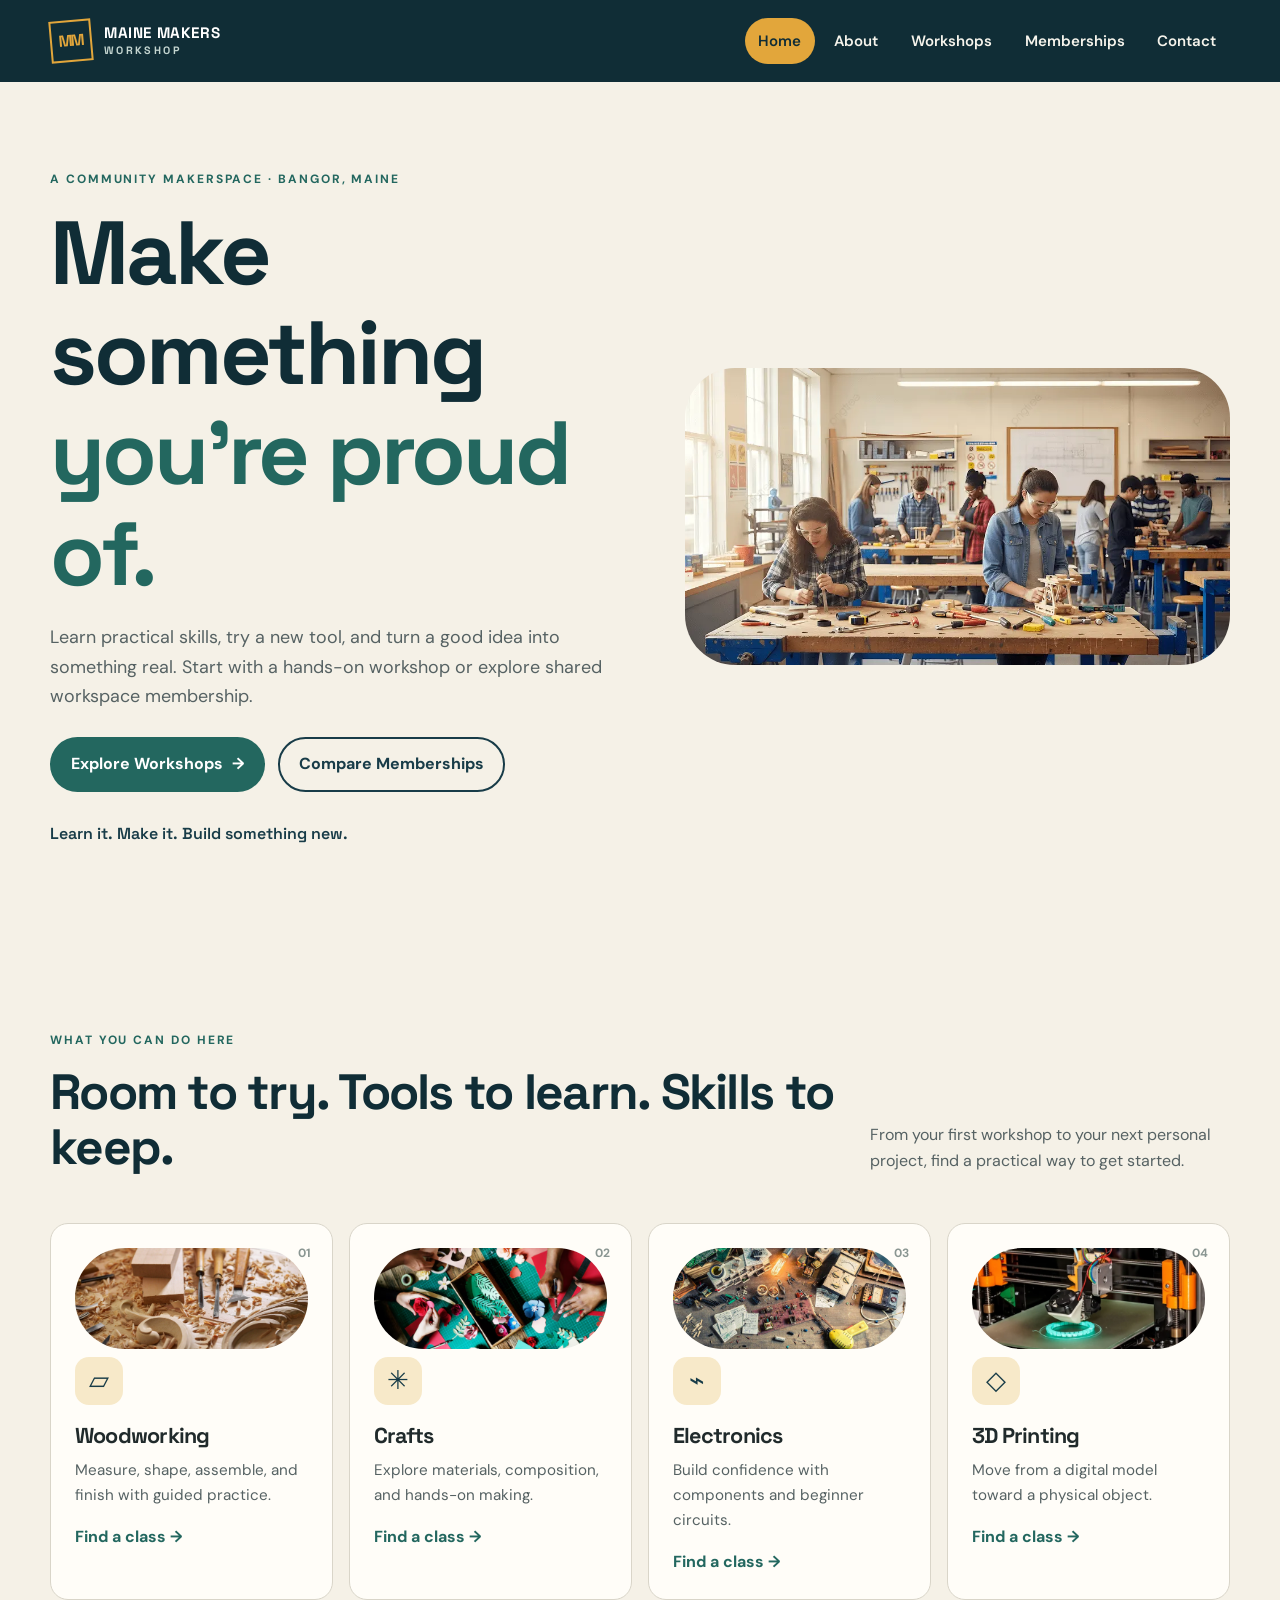
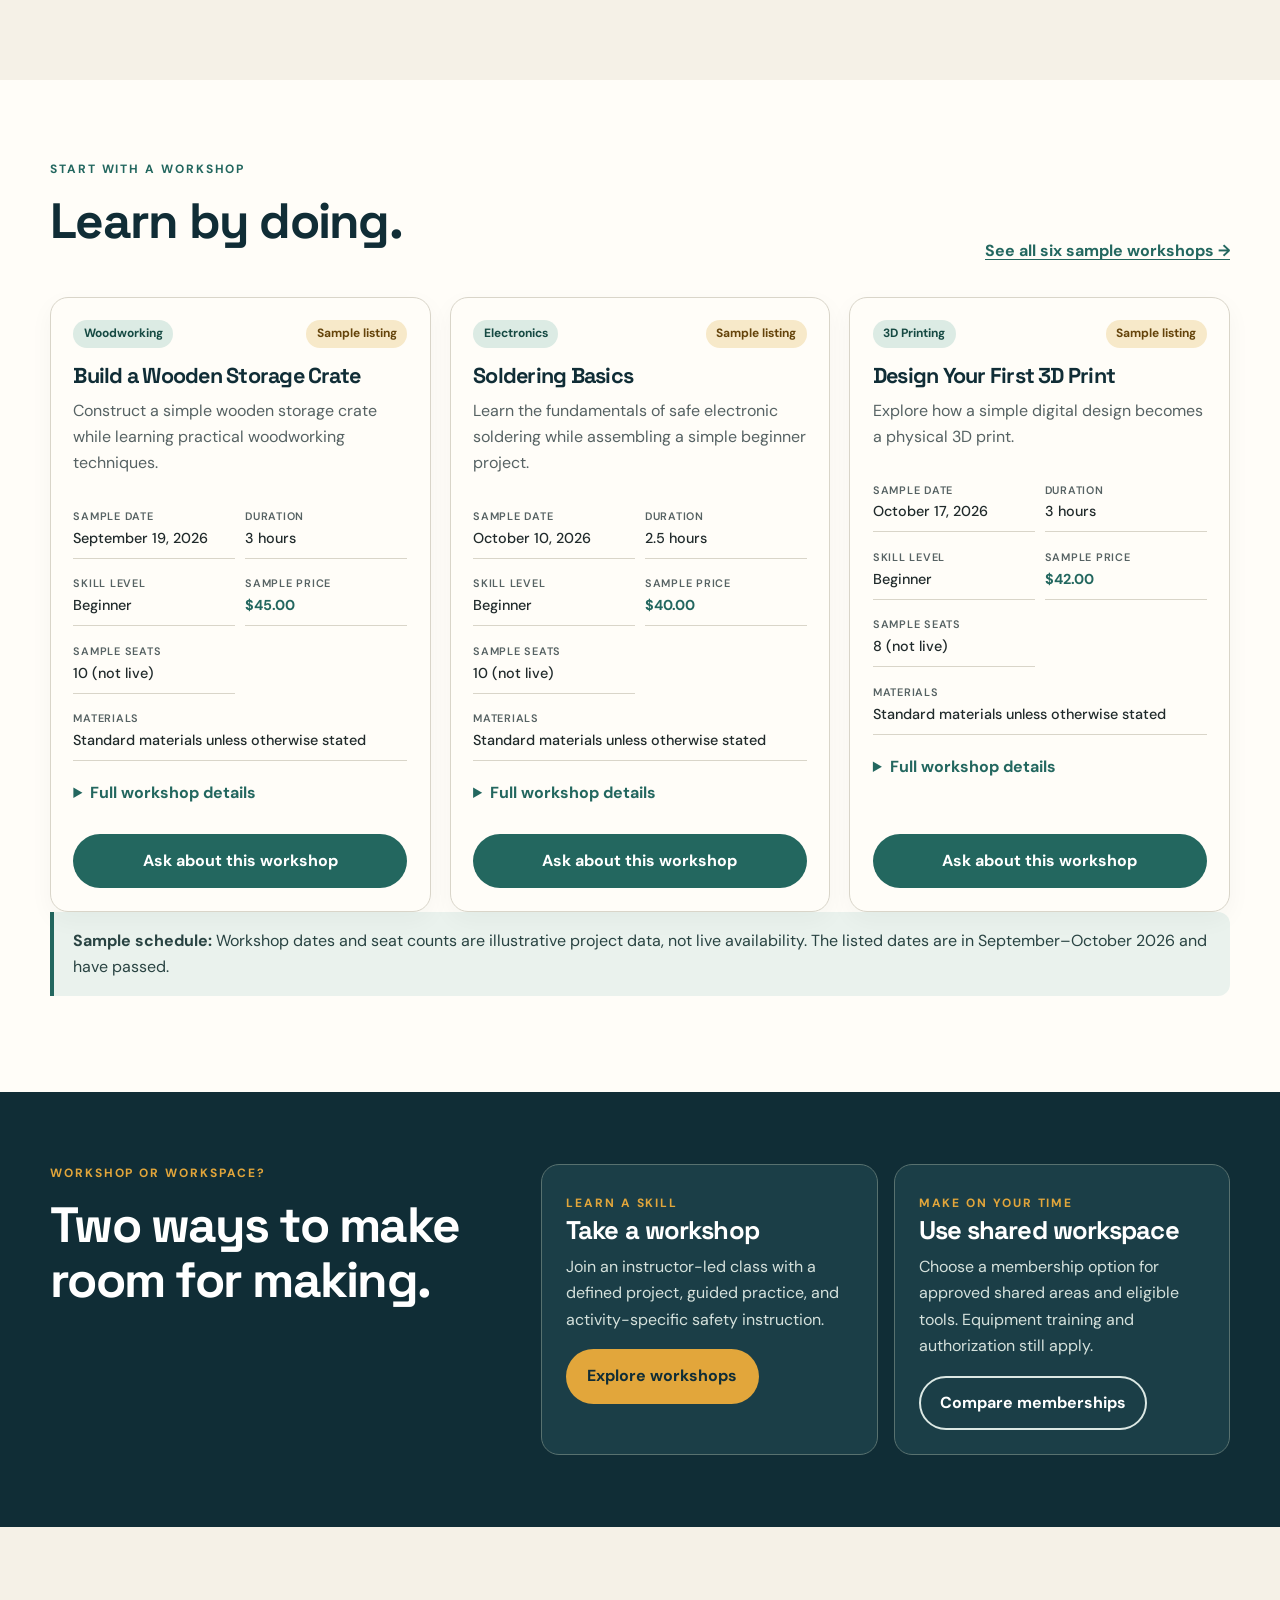
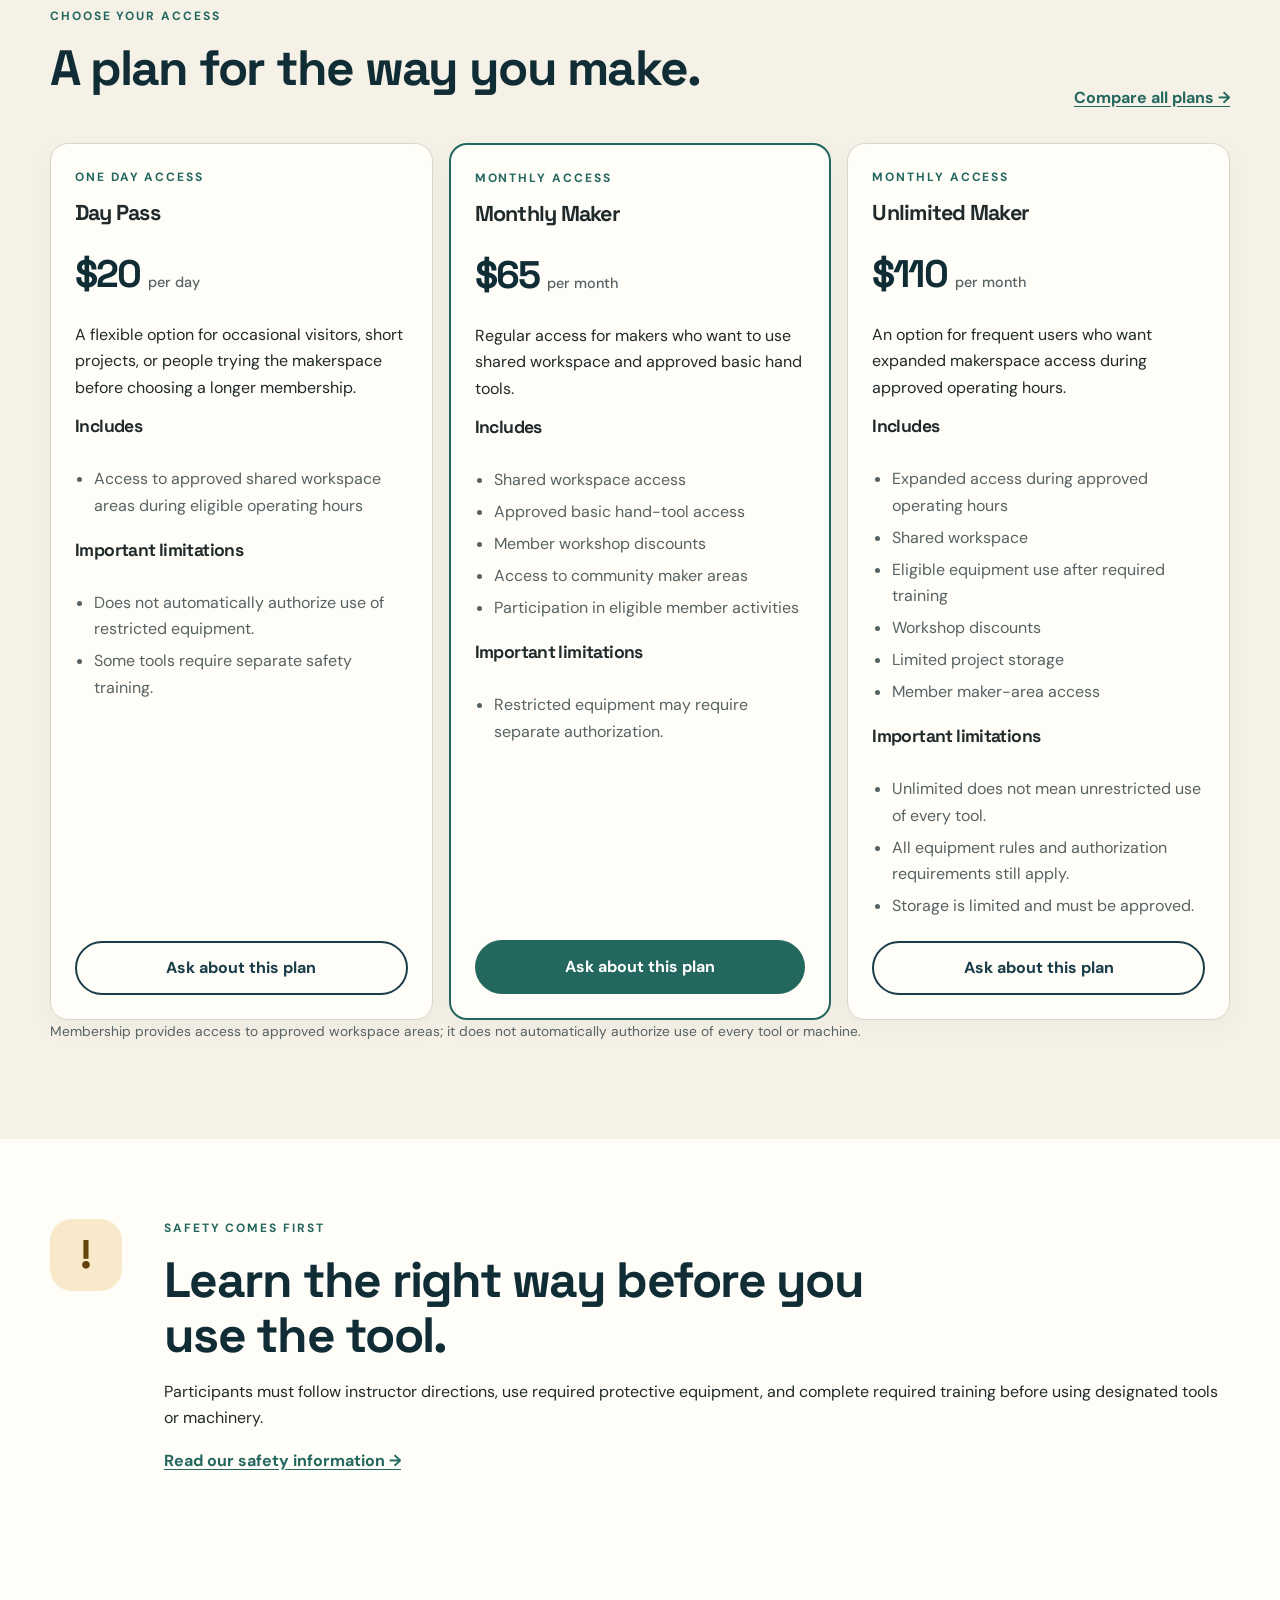
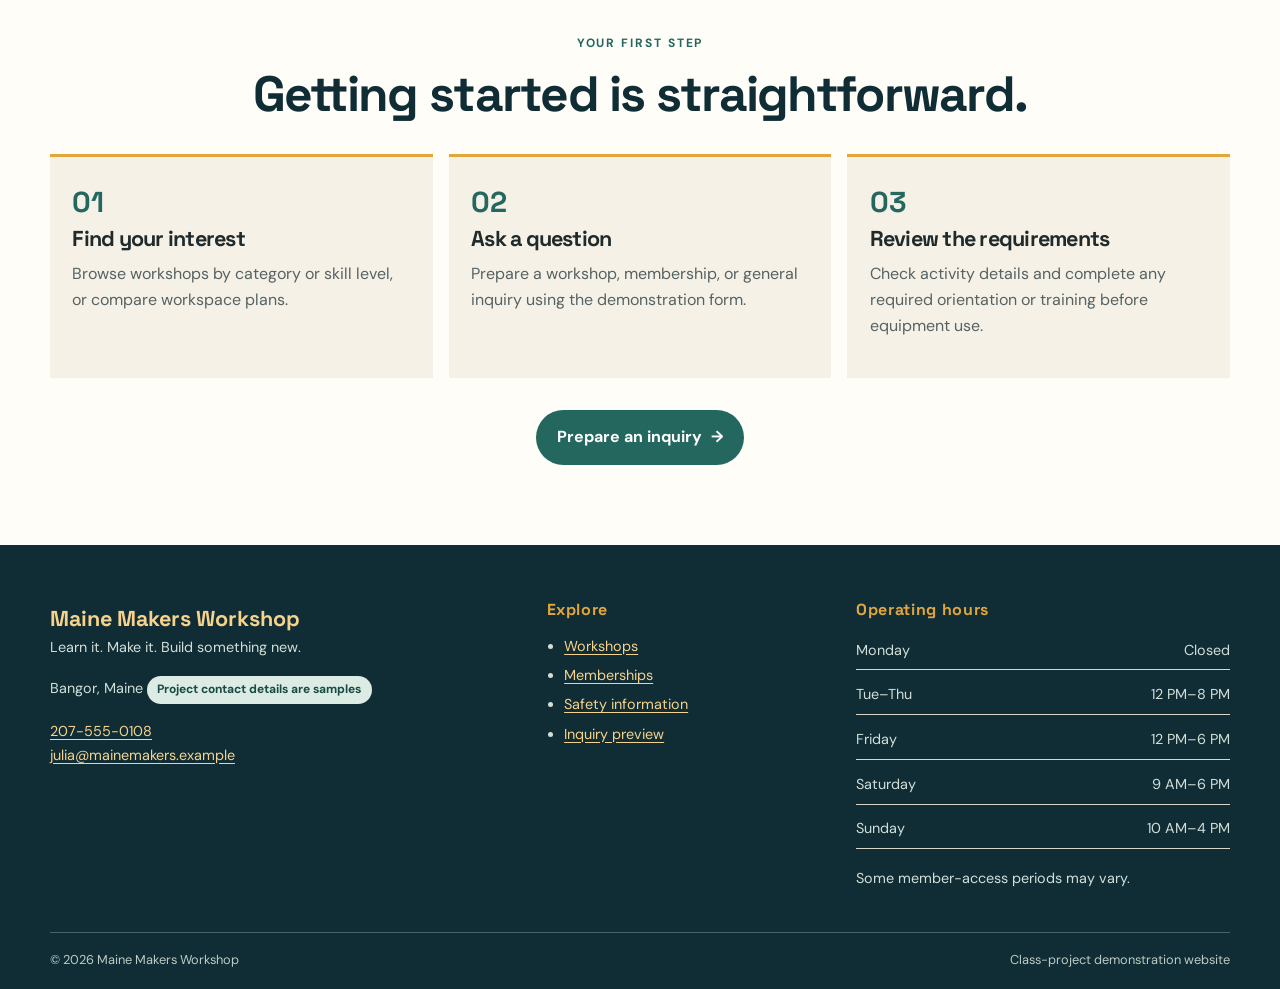
<file: index.html>
<!doctype html>
<html lang="en">
<head>
  <meta charset="utf-8">
  <meta name="viewport" content="width=device-width, initial-scale=1">
  <meta name="description" content="Explore hands-on workshops and shared workspace at Maine Makers Workshop in Bangor, Maine.">
  <title>Make something new | Maine Makers Workshop</title>

  <link rel="preconnect" href="https://fonts.googleapis.com">
  <link rel="preconnect" href="https://fonts.gstatic.com" crossorigin>
  <link href="https://fonts.googleapis.com/css2?family=DM+Sans:wght@400;500;600;700&family=Space+Grotesk:wght@500;600;700&display=swap" rel="stylesheet">

  <link rel="stylesheet" href="css/style.css">
  <script src="js/script.js" defer></script>
</head>

<body>
<a class="skip-link" href="#main">Skip to content</a>

<header class="site-header">
  <div class="header-inner">
    <a class="brand" href="index.html" aria-label="Maine Makers Workshop home">
      <span class="brand-mark" aria-hidden="true">MM</span>
      <span class="brand-name">MAINE MAKERS<span>WORKSHOP</span></span>
    </a>

    <button class="menu-toggle" type="button" aria-expanded="false" aria-controls="site-nav">Menu</button>

    <nav id="site-nav" class="site-nav" aria-label="Main navigation">
      <a href="index.html">Home</a>
      <a href="about.html">About</a>
      <a href="workshops.html">Workshops</a>
      <a href="memberships.html">Memberships</a>
      <a href="contact.html">Contact</a>
    </nav>
  </div>
</header>

<main id="main">

  <!-- HERO -->
  <section class="hero">
    <div class="hero-copy">
      <p class="eyebrow">A COMMUNITY MAKERSPACE · BANGOR, MAINE</p>

      <h1>Make something<br><em>you’re proud of.</em></h1>

      <p class="hero-lede">
        Learn practical skills, try a new tool, and turn a good idea into something real.
        Start with a hands-on workshop or explore shared workspace membership.
      </p>

      <div class="button-row">
        <a class="button button-primary" href="workshops.html">
          Explore Workshops <span aria-hidden="true">→</span>
        </a>
        <a class="button button-outline" href="memberships.html">
          Compare Memberships
        </a>
      </div>

      <p class="tagline">Learn it. Make it. Build something new.</p>
    </div>

    <img src="images/HERO-IMAGE.webp" alt="people working in a workshop">
  </section>

  <!-- WORKSHOP CATEGORIES -->
  <section class="section section-paper">
    <div class="section-heading">
      <div>
        <p class="eyebrow">WHAT YOU CAN DO HERE</p>
        <h2>Room to try. Tools to learn. Skills to keep.</h2>
      </div>

      <p>From your first workshop to your next personal project, find a practical way to get started.</p>
    </div>

    <div class="category-grid">
      <a class="category-card" href="workshops.html?category=Woodworking">
        <img src="images/woodworking.webp" alt="woodworking tools">
        <span class="category-number">01</span>
        <span class="category-icon">▱</span>
        <h3>Woodworking</h3>
        <p>Measure, shape, assemble, and finish with guided practice.</p>
        <span class="text-link">Find a class →</span>
      </a>

      <a class="category-card" href="workshops.html?category=Crafts">
        <img src="images/crafts.avif" alt="table with different kinds of materials for paper crafts">
        <span class="category-number">02</span>
        <span class="category-icon">✳</span>
        <h3>Crafts</h3>
        <p>Explore materials, composition, and hands-on making.</p>
        <span class="text-link">Find a class →</span>
      </a>

      <a class="category-card" href="workshops.html?category=Electronics">
        <img src="images/electronics.jpg" alt="different electronic parts and tools">
        <span class="category-number">03</span>
        <span class="category-icon">⌁</span>
        <h3>Electronics</h3>
        <p>Build confidence with components and beginner circuits.</p>
        <span class="text-link">Find a class →</span>
      </a>

      <a class="category-card" href="workshops.html?category=3D%20Printing">
       <img src="images/3D printing.webp" alt="3D printer printing an item">
        <span class="category-number">04</span>
        <span class="category-icon">◇</span>
        <h3>3D Printing</h3>
        <p>Move from a digital model toward a physical object.</p>
        <span class="text-link">Find a class →</span>
      </a>
    </div>
  </section>

  <!-- FEATURED WORKSHOPS -->
  <section class="section">
    <div class="section-heading">
      <div>
        <p class="eyebrow">START WITH A WORKSHOP</p>
        <h2>Learn by doing.</h2>
      </div>

      <a class="text-link" href="workshops.html">See all six sample workshops →</a>
    </div>

    <div id="home-featured" class="workshop-grid compact-grid" aria-live="polite">
      <p class="loading-message">Loading featured workshops…</p>
    </div>

    <p class="notice">
      <strong>Sample schedule:</strong>
      Workshop dates and seat counts are illustrative project data, not live availability.
      The listed dates are in September–October 2026 and have passed.
    </p>
  </section>

  <!-- WORKSHOP AND MEMBERSHIP OPTIONS -->
  <section class="split-band">
    <div>
      <p class="eyebrow">WORKSHOP OR WORKSPACE?</p>
      <h2>Two ways to make room for making.</h2>
    </div>

    <div class="split-options">
      <article>
        <span class="mini-label">LEARN A SKILL</span>
        <h3>Take a workshop</h3>
        <p>
          Join an instructor-led class with a defined project, guided practice,
          and activity-specific safety instruction.
        </p>
        <a class="button button-light" href="workshops.html">Explore workshops</a>
      </article>

      <article>
        <span class="mini-label">MAKE ON YOUR TIME</span>
        <h3>Use shared workspace</h3>
        <p>
          Choose a membership option for approved shared areas and eligible tools.
          Equipment training and authorization still apply.
        </p>
        <a class="button button-outline-light" href="memberships.html">Compare memberships</a>
      </article>
    </div>
  </section>

  <!-- MEMBERSHIPS -->
  <section class="section section-paper">
    <div class="section-heading">
      <div>
        <p class="eyebrow">CHOOSE YOUR ACCESS</p>
        <h2>A plan for the way you make.</h2>
      </div>

      <a class="text-link" href="memberships.html">Compare all plans →</a>
    </div>

    <div id="home-memberships" class="membership-grid"></div>

    <p class="small-note">
      Membership provides access to approved workspace areas; it does not automatically
      authorize use of every tool or machine.
    </p>
  </section>

  <!-- SAFETY -->
  <section class="section safety-callout">
    <div class="safety-symbol" aria-hidden="true">!</div>

    <div>
      <p class="eyebrow">SAFETY COMES FIRST</p>
      <h2>Learn the right way before you use the tool.</h2>

      <p>
        Participants must follow instructor directions, use required protective equipment,
        and complete required training before using designated tools or machinery.
      </p>

      <a class="text-link" href="about.html#safety">Read our safety information →</a>
    </div>
  </section>

  <!-- GETTING STARTED -->
  <section class="section getting-started">
    <p class="eyebrow">YOUR FIRST STEP</p>
    <h2>Getting started is straightforward.</h2>

    <div class="steps">
      <article>
        <span>01</span>
        <h3>Find your interest</h3>
        <p>Browse workshops by category or skill level, or compare workspace plans.</p>
      </article>

      <article>
        <span>02</span>
        <h3>Ask a question</h3>
        <p>Prepare a workshop, membership, or general inquiry using the demonstration form.</p>
      </article>

      <article>
        <span>03</span>
        <h3>Review the requirements</h3>
        <p>Check activity details and complete any required orientation or training before equipment use.</p>
      </article>
    </div>

    <a class="button button-primary" href="contact.html">
      Prepare an inquiry <span aria-hidden="true">→</span>
    </a>
  </section>

</main>

<!-- FOOTER -->
<footer class="site-footer">
  <div class="footer-grid">

    <div>
      <a class="footer-brand" href="index.html">Maine Makers Workshop</a>
      <p>Learn it. Make it. Build something new.</p>
      <p>
        Bangor, Maine
        <span class="sample-tag">Project contact details are samples</span>
      </p>
      <p>
        <a href="tel:2075550108">207-555-0108</a><br>
        <a href="mailto:julia@mainemakers.example">julia@mainemakers.example</a>
      </p>
    </div>

    <div>
      <h2>Explore</h2>
      <ul>
        <li><a href="workshops.html">Workshops</a></li>
        <li><a href="memberships.html">Memberships</a></li>
        <li><a href="about.html#safety">Safety information</a></li>
        <li><a href="contact.html">Inquiry preview</a></li>
      </ul>
    </div>

    <div>
      <h2>Operating hours</h2>
      <ul class="hours">
        <li><span>Monday</span><span>Closed</span></li>
        <li><span>Tue–Thu</span><span>12 PM–8 PM</span></li>
        <li><span>Friday</span><span>12 PM–6 PM</span></li>
        <li><span>Saturday</span><span>9 AM–6 PM</span></li>
        <li><span>Sunday</span><span>10 AM–4 PM</span></li>
      </ul>
      <small>Some member-access periods may vary.</small>
    </div>

  </div>

  <div class="footer-bottom">
    <span>© <span data-year></span> Maine Makers Workshop</span>
    <span>Class-project demonstration website</span>
  </div>
</footer>

</body>
</html>
</file>
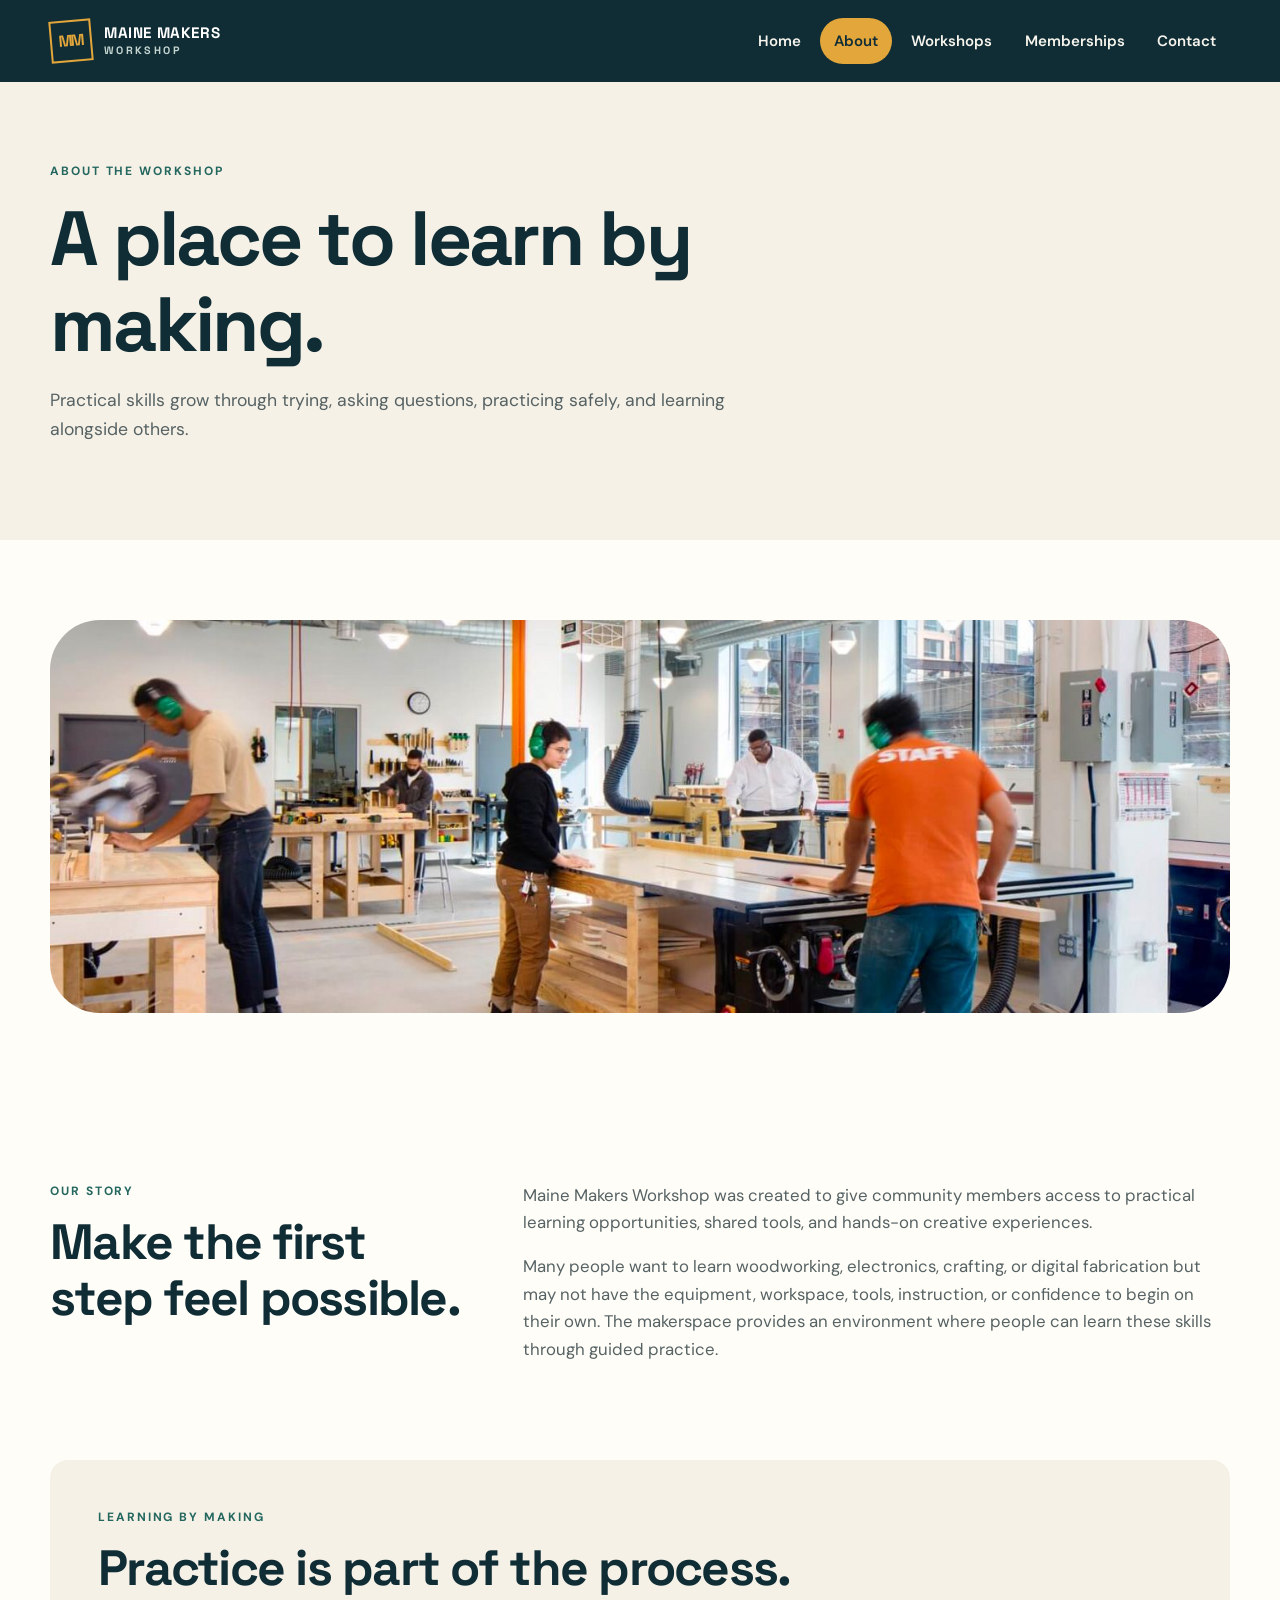
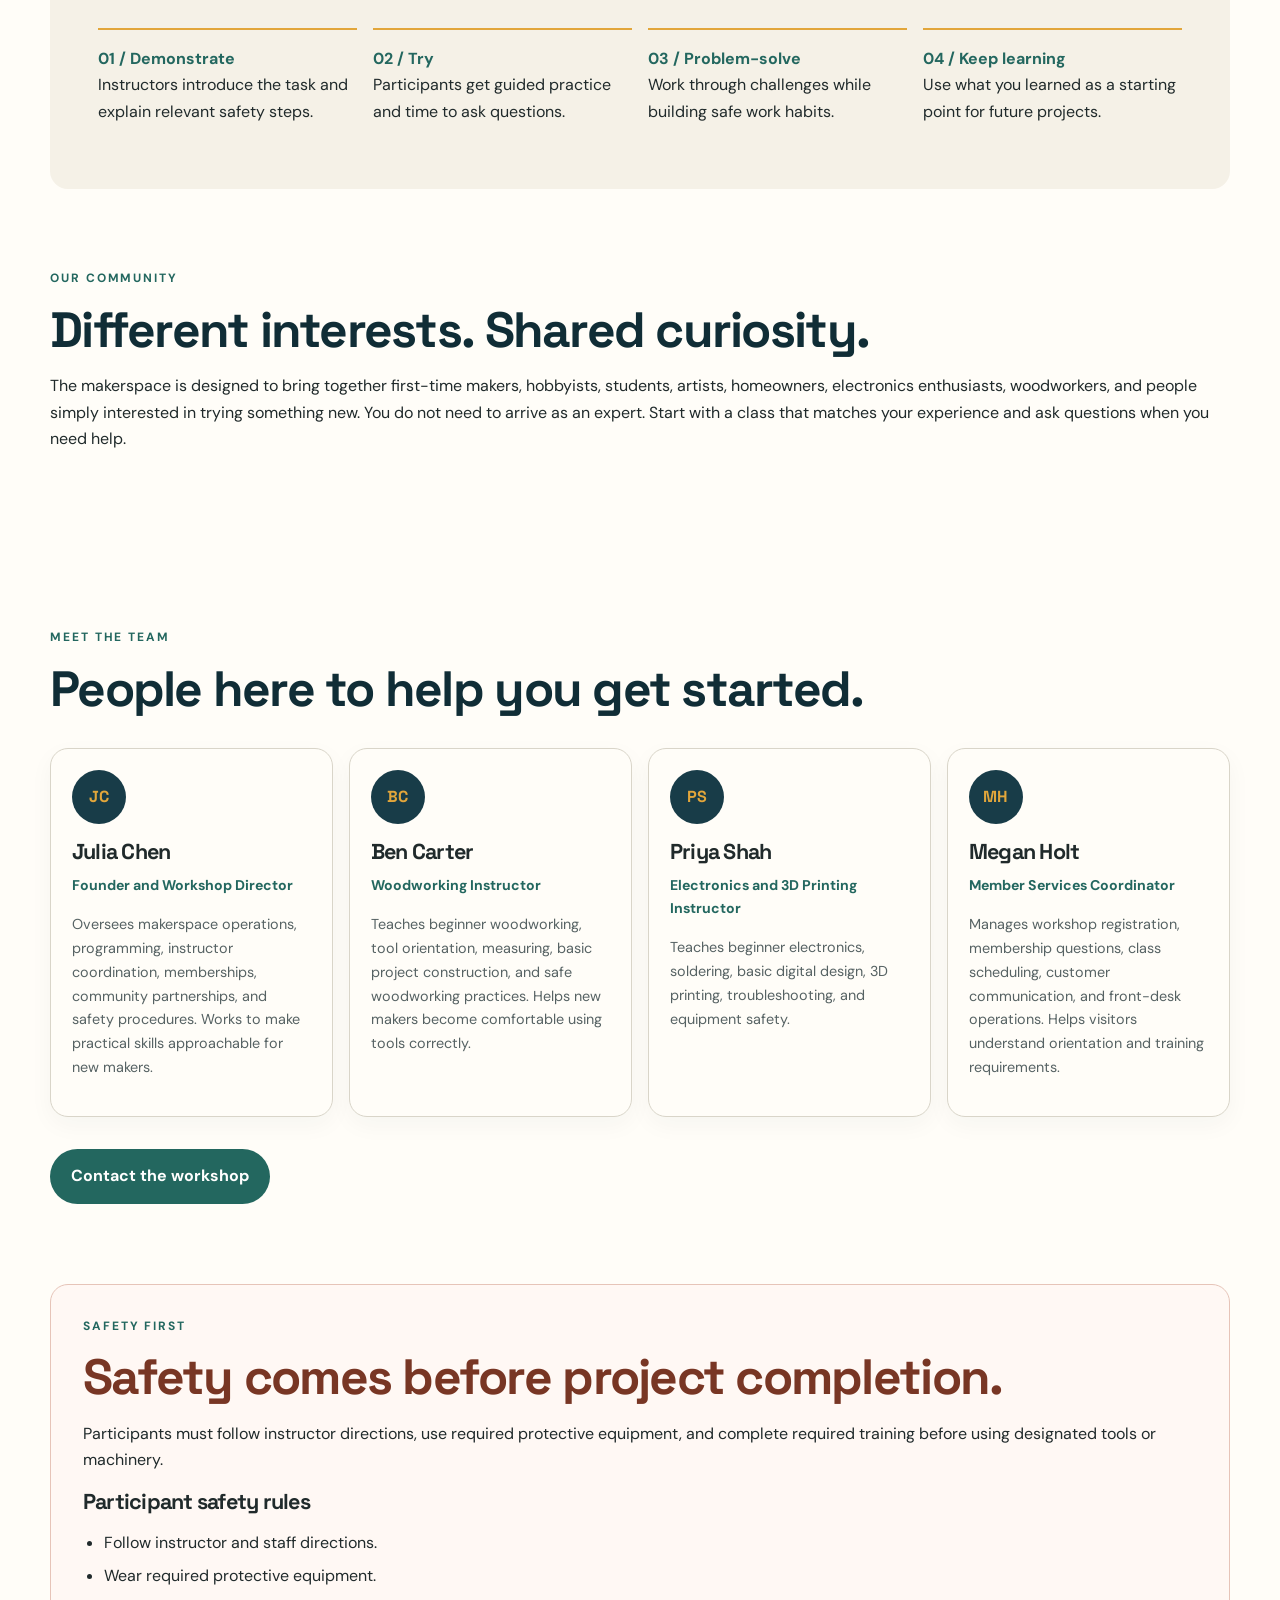
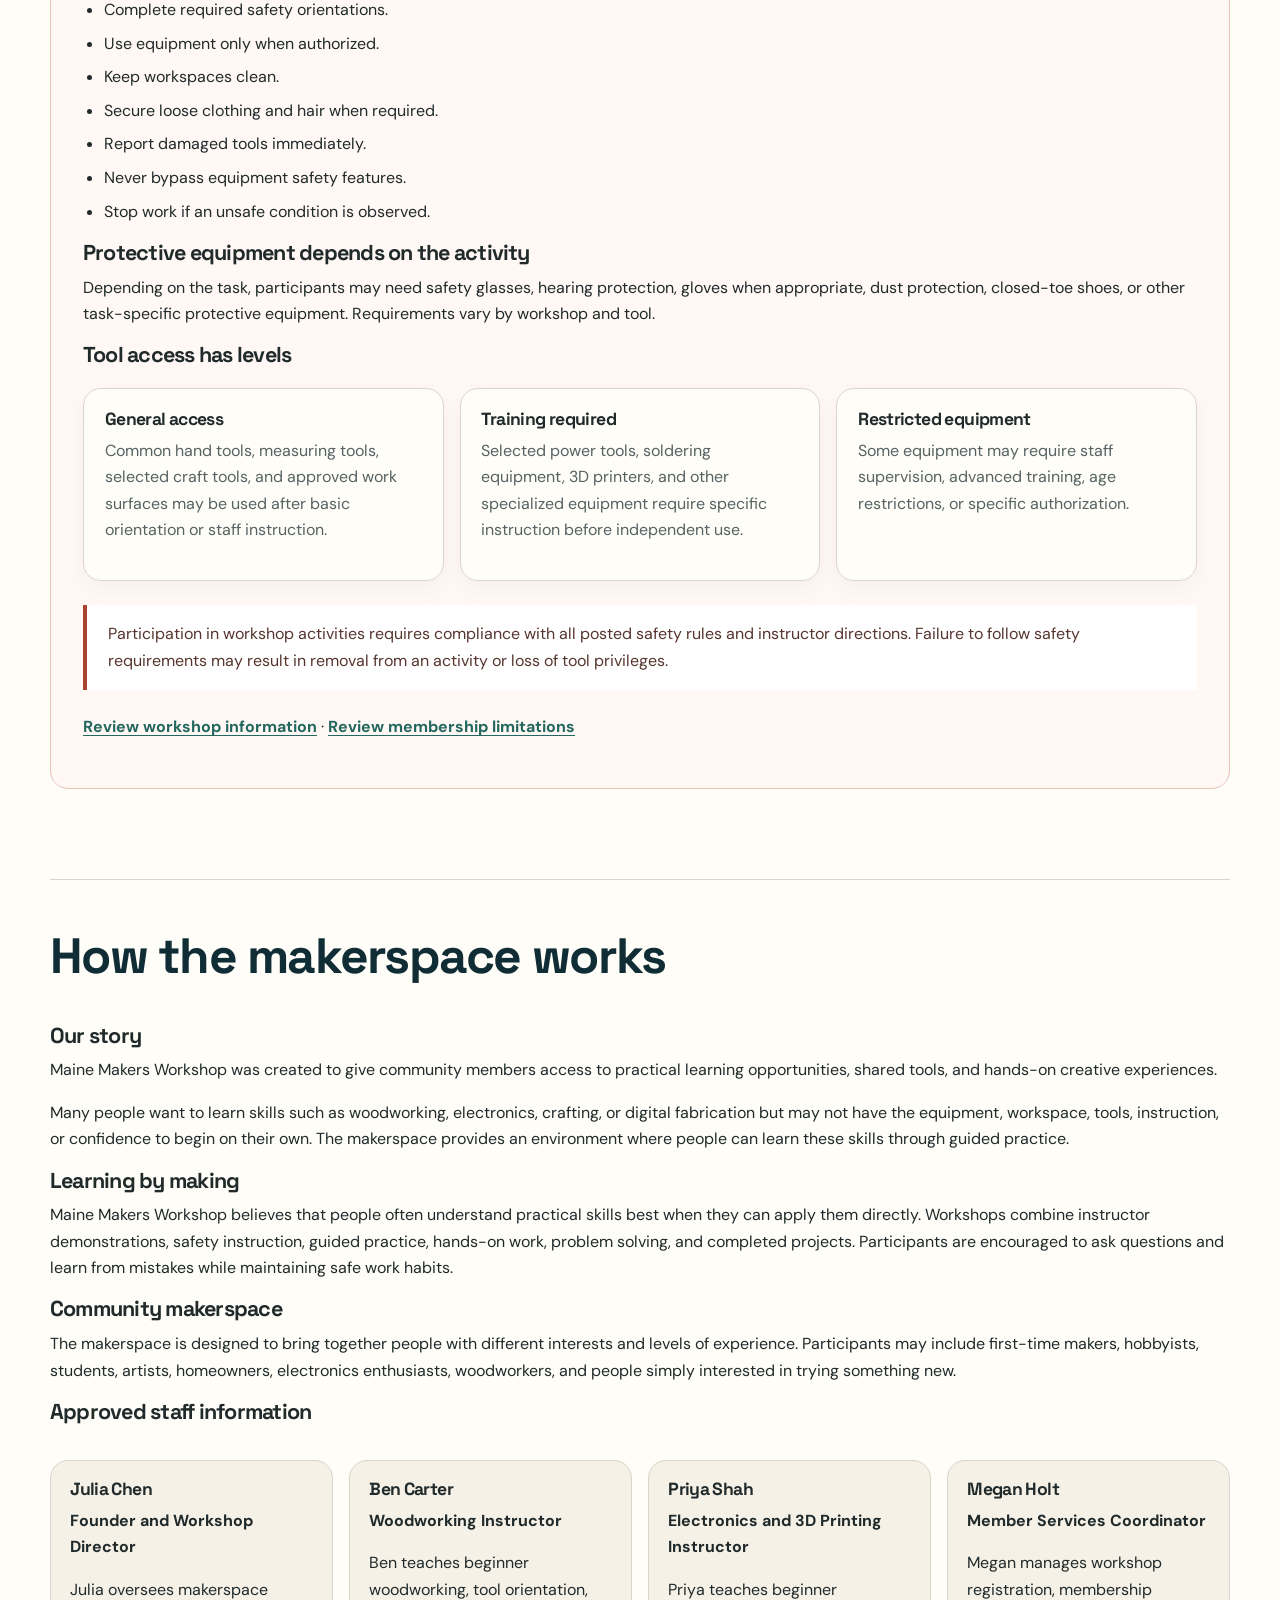
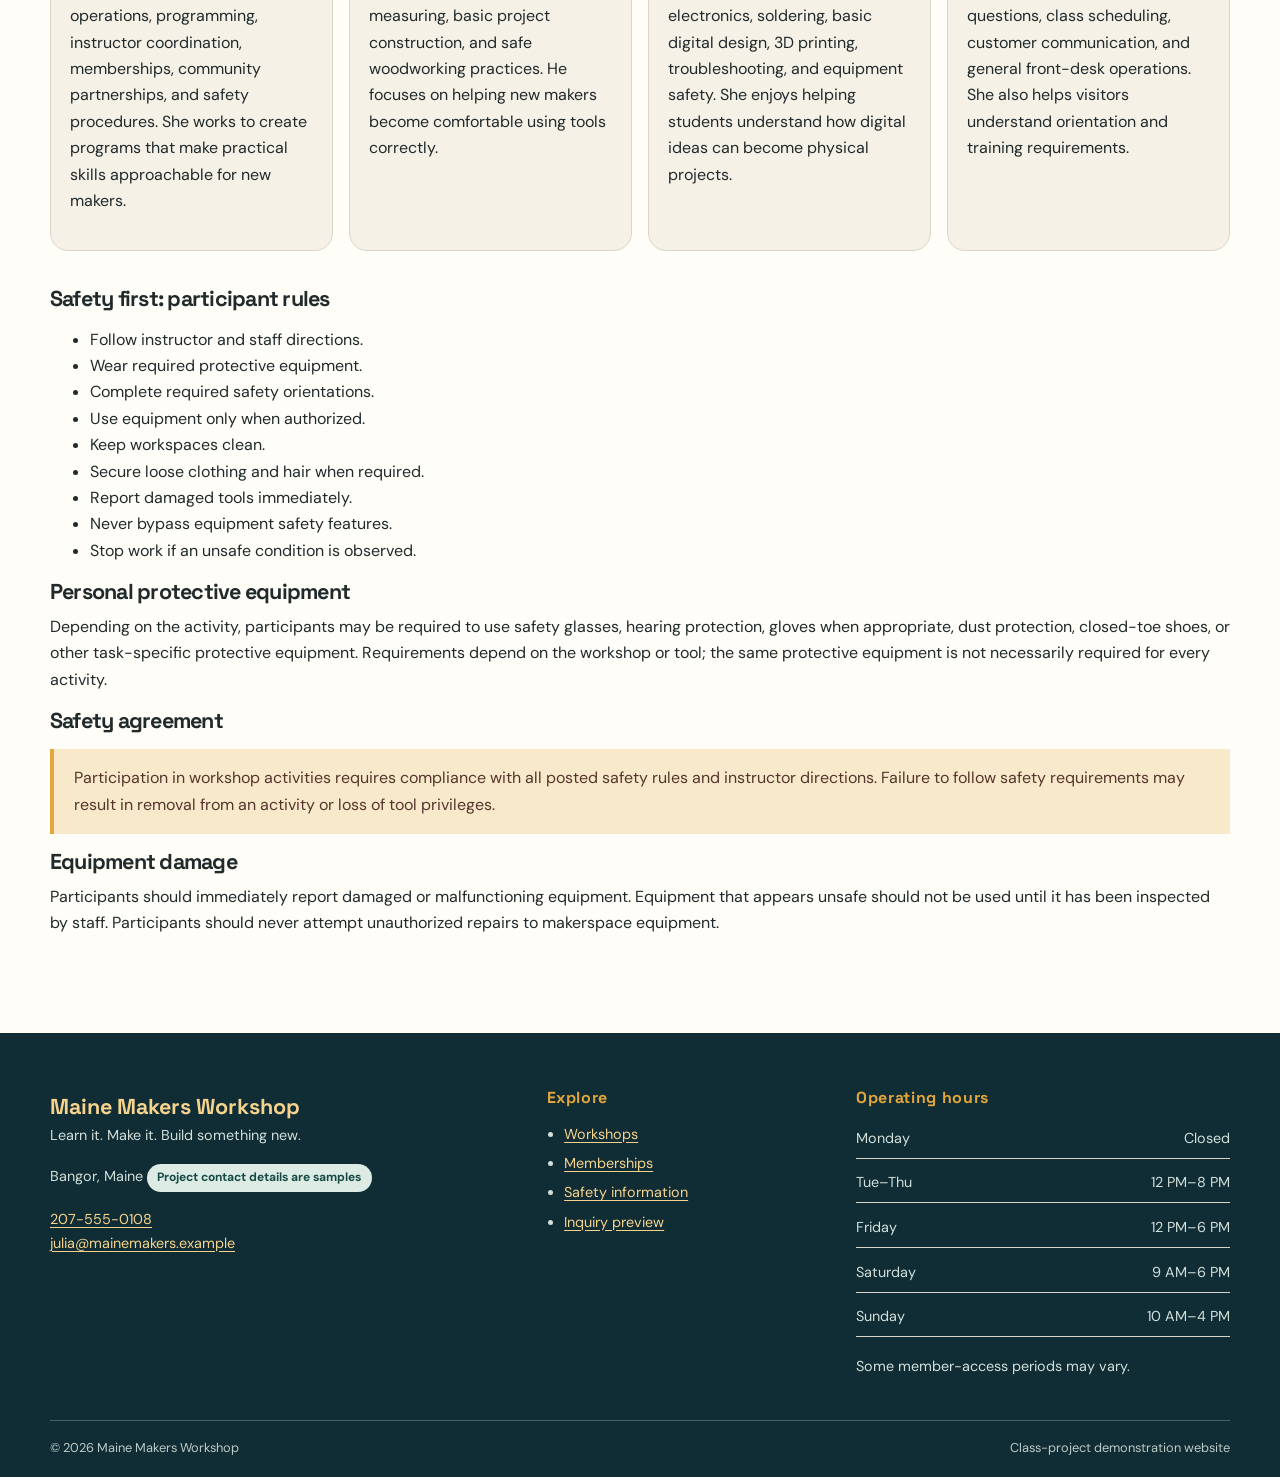
<file: about.html>
<!doctype html>
<html lang="en">
<head>
  <meta charset="utf-8">
  <meta name="viewport" content="width=device-width, initial-scale=1">
  <meta name="description" content="Learn about the Maine Makers Workshop community, team, and safety practices.">
  <title>About | Maine Makers Workshop</title>
  <link rel="preconnect" href="https://fonts.googleapis.com">
  <link rel="preconnect" href="https://fonts.gstatic.com" crossorigin>
  <link href="https://fonts.googleapis.com/css2?family=DM+Sans:wght@400;500;600;700&family=Space+Grotesk:wght@500;600;700&display=swap" rel="stylesheet">
  <link rel="stylesheet" href="css/style.css">
  <script src="js/script.js" defer></script>
</head>
<body>

<a class="skip-link" href="#main">Skip to content</a>
<header class="site-header">
  <div class="header-inner">
    <a class="brand" href="index.html" aria-label="Maine Makers Workshop home">
      <span class="brand-mark" aria-hidden="true">MM</span>
      <span class="brand-name">MAINE MAKERS<span>WORKSHOP</span></span>
    </a>
    <button class="menu-toggle" type="button" aria-expanded="false" aria-controls="site-nav">Menu</button>
    <nav id="site-nav" class="site-nav" aria-label="Main navigation">
      <a href="index.html">Home</a>
      <a href="about.html">About</a>
      <a href="workshops.html">Workshops</a>
      <a href="memberships.html">Memberships</a>
      <a href="contact.html">Contact</a>
    </nav>
  </div>
</header>

<main id="main" class="page-main">
  <section class="page-hero">
    <p class="eyebrow">ABOUT THE WORKSHOP</p>
    <h1>A place to learn by making.</h1>
    <p>Practical skills grow through trying, asking questions, practicing safely, and learning alongside others.</p>
  </section>

  <section class="content-section">
    <img src="images/makerspace interior.jpg" alt="interior of makerspace">
  </section>

  <section class="content-section two-column">
    <div>
      <p class="eyebrow">OUR STORY</p>
      <h2>Make the first step feel possible.</h2>
    </div>
    <div>
      <p>Maine Makers Workshop was created to give community members access to practical learning opportunities, shared tools, and hands-on creative experiences.</p>
      <p>Many people want to learn woodworking, electronics, crafting, or digital fabrication but may not have the equipment, workspace, tools, instruction, or confidence to begin on their own. The makerspace provides an environment where people can learn these skills through guided practice.</p>
    </div>
  </section>

  <section class="content-section tinted">
    <p class="eyebrow">LEARNING BY MAKING</p>
    <h2>Practice is part of the process.</h2>
    <div class="feature-list">
      <article><b>01 / Demonstrate</b><p>Instructors introduce the task and explain relevant safety steps.</p></article>
      <article><b>02 / Try</b><p>Participants get guided practice and time to ask questions.</p></article>
      <article><b>03 / Problem-solve</b><p>Work through challenges while building safe work habits.</p></article>
      <article><b>04 / Keep learning</b><p>Use what you learned as a starting point for future projects.</p></article>
    </div>
  </section>

  <section class="content-section">
    <p class="eyebrow">OUR COMMUNITY</p>
    <h2>Different interests. Shared curiosity.</h2>
    <p>The makerspace is designed to bring together first-time makers, hobbyists, students, artists, homeowners, electronics enthusiasts, woodworkers, and people simply interested in trying something new. You do not need to arrive as an expert. Start with a class that matches your experience and ask questions when you need help.</p>
  </section>

  <section class="content-section" id="team">
    <p class="eyebrow">MEET THE TEAM</p>
    <h2>People here to help you get started.</h2>
    <div class="team-grid">
      <article class="team-card">
        <span class="team-initials">JC</span>
        <h3>Julia Chen</h3>
        <p class="role">Founder and Workshop Director</p>
        <p>Oversees makerspace operations, programming, instructor coordination, memberships, community partnerships, and safety procedures. Works to make practical skills approachable for new makers.</p>
      </article>
      <article class="team-card">
        <span class="team-initials">BC</span>
        <h3>Ben Carter</h3>
        <p class="role">Woodworking Instructor</p>
        <p>Teaches beginner woodworking, tool orientation, measuring, basic project construction, and safe woodworking practices. Helps new makers become comfortable using tools correctly.</p>
      </article>
      <article class="team-card">
        <span class="team-initials">PS</span>
        <h3>Priya Shah</h3>
        <p class="role">Electronics and 3D Printing Instructor</p>
        <p>Teaches beginner electronics, soldering, basic digital design, 3D printing, troubleshooting, and equipment safety.</p>
      </article>
      <article class="team-card">
        <span class="team-initials">MH</span>
        <h3>Megan Holt</h3>
        <p class="role">Member Services Coordinator</p>
        <p>Manages workshop registration, membership questions, class scheduling, customer communication, and front-desk operations. Helps visitors understand orientation and training requirements.</p>
      </article>
    </div>
    <a class="button button-primary" href="contact.html">Contact the workshop</a>
  </section>

  <section class="content-section safety-panel" id="safety">
    <p class="eyebrow">SAFETY FIRST</p>
    <h2>Safety comes before project completion.</h2>
    <p>Participants must follow instructor directions, use required protective equipment, and complete required training before using designated tools or machinery.</p>

    <h3>Participant safety rules</h3>
    <ul class="check-list">
      <li>Follow instructor and staff directions.</li>
      <li>Wear required protective equipment.</li>
      <li>Complete required safety orientations.</li>
      <li>Use equipment only when authorized.</li>
      <li>Keep workspaces clean.</li>
      <li>Secure loose clothing and hair when required.</li>
      <li>Report damaged tools immediately.</li>
      <li>Never bypass equipment safety features.</li>
      <li>Stop work if an unsafe condition is observed.</li>
    </ul>

    <h3>Protective equipment depends on the activity</h3>
    <p>Depending on the task, participants may need safety glasses, hearing protection, gloves when appropriate, dust protection, closed-toe shoes, or other task-specific protective equipment. Requirements vary by workshop and tool.</p>

    <h3>Tool access has levels</h3>
    <div class="three-cards">
      <article>
        <h4>General access</h4>
        <p>Common hand tools, measuring tools, selected craft tools, and approved work surfaces may be used after basic orientation or staff instruction.</p>
      </article>
      <article>
        <h4>Training required</h4>
        <p>Selected power tools, soldering equipment, 3D printers, and other specialized equipment require specific instruction before independent use.</p>
      </article>
      <article>
        <h4>Restricted equipment</h4>
        <p>Some equipment may require staff supervision, advanced training, age restrictions, or specific authorization.</p>
      </article>
    </div>

    <blockquote>Participation in workshop activities requires compliance with all posted safety rules and instructor directions. Failure to follow safety requirements may result in removal from an activity or loss of tool privileges.</blockquote>
    <p><a class="text-link" href="workshops.html">Review workshop information</a> · <a class="text-link" href="memberships.html">Review membership limitations</a></p>
  </section>

  <!-- APPROVED CLIENT BRIEF DETAILS START -->

  <section class="section approved-brief-section" id="approved-brief-details" aria-labelledby="approved-about-title">
    <div class="section-heading">
      <h2 id="approved-about-title">How the makerspace works</h2>
    </div>

    <h3>Our story</h3>
    <p>Maine Makers Workshop was created to give community members access to practical learning opportunities, shared tools, and hands-on creative experiences.</p>
    <p>Many people want to learn skills such as woodworking, electronics, crafting, or digital fabrication but may not have the equipment, workspace, tools, instruction, or confidence to begin on their own. The makerspace provides an environment where people can learn these skills through guided practice.</p>

    <h3>Learning by making</h3>
    <p>Maine Makers Workshop believes that people often understand practical skills best when they can apply them directly. Workshops combine instructor demonstrations, safety instruction, guided practice, hands-on work, problem solving, and completed projects. Participants are encouraged to ask questions and learn from mistakes while maintaining safe work habits.</p>

    <h3>Community makerspace</h3>
    <p>The makerspace is designed to bring together people with different interests and levels of experience. Participants may include first-time makers, hobbyists, students, artists, homeowners, electronics enthusiasts, woodworkers, and people simply interested in trying something new.</p>

    <h3>Approved staff information</h3>
    <div class="approved-detail-grid">
      <article class="info-card">
        <h4>Julia Chen</h4>
        <p><strong>Founder and Workshop Director</strong></p>
        <p>Julia oversees makerspace operations, programming, instructor coordination, memberships, community partnerships, and safety procedures. She works to create programs that make practical skills approachable for new makers.</p>
      </article>
      <article class="info-card">
        <h4>Ben Carter</h4>
        <p><strong>Woodworking Instructor</strong></p>
        <p>Ben teaches beginner woodworking, tool orientation, measuring, basic project construction, and safe woodworking practices. He focuses on helping new makers become comfortable using tools correctly.</p>
      </article>
      <article class="info-card">
        <h4>Priya Shah</h4>
        <p><strong>Electronics and 3D Printing Instructor</strong></p>
        <p>Priya teaches beginner electronics, soldering, basic digital design, 3D printing, troubleshooting, and equipment safety. She enjoys helping students understand how digital ideas can become physical projects.</p>
      </article>
      <article class="info-card">
        <h4>Megan Holt</h4>
        <p><strong>Member Services Coordinator</strong></p>
        <p>Megan manages workshop registration, membership questions, class scheduling, customer communication, and general front-desk operations. She also helps visitors understand orientation and training requirements.</p>
      </article>
    </div>

    <h3>Safety first: participant rules</h3>
    <ul>
      <li>Follow instructor and staff directions.</li>
      <li>Wear required protective equipment.</li>
      <li>Complete required safety orientations.</li>
      <li>Use equipment only when authorized.</li>
      <li>Keep workspaces clean.</li>
      <li>Secure loose clothing and hair when required.</li>
      <li>Report damaged tools immediately.</li>
      <li>Never bypass equipment safety features.</li>
      <li>Stop work if an unsafe condition is observed.</li>
    </ul>

    <h3>Personal protective equipment</h3>
    <p>Depending on the activity, participants may be required to use safety glasses, hearing protection, gloves when appropriate, dust protection, closed-toe shoes, or other task-specific protective equipment. Requirements depend on the workshop or tool; the same protective equipment is not necessarily required for every activity.</p>

    <h3>Safety agreement</h3>
    <blockquote>Participation in workshop activities requires compliance with all posted safety rules and instructor directions. Failure to follow safety requirements may result in removal from an activity or loss of tool privileges.</blockquote>

    <h3>Equipment damage</h3>
    <p>Participants should immediately report damaged or malfunctioning equipment. Equipment that appears unsafe should not be used until it has been inspected by staff. Participants should never attempt unauthorized repairs to makerspace equipment.</p>
  </section>

  <!-- APPROVED CLIENT BRIEF DETAILS END -->
</main>

<footer class="site-footer">
  <div class="footer-grid">
    <div>
      <a class="footer-brand" href="index.html">Maine Makers Workshop</a>
      <p>Learn it. Make it. Build something new.</p>
      <p>Bangor, Maine <span class="sample-tag">Project contact details are samples</span></p>
      <p><a href="tel:2075550108">207-555-0108</a><br><a href="mailto:julia@mainemakers.example">julia@mainemakers.example</a></p>
    </div>
    <div>
      <h2>Explore</h2>
      <ul>
        <li><a href="workshops.html">Workshops</a></li>
        <li><a href="memberships.html">Memberships</a></li>
        <li><a href="about.html#safety">Safety information</a></li>
        <li><a href="contact.html">Inquiry preview</a></li>
      </ul>
    </div>
    <div>
      <h2>Operating hours</h2>
      <ul class="hours">
        <li><span>Monday</span><span>Closed</span></li>
        <li><span>Tue–Thu</span><span>12 PM–8 PM</span></li>
        <li><span>Friday</span><span>12 PM–6 PM</span></li>
        <li><span>Saturday</span><span>9 AM–6 PM</span></li>
        <li><span>Sunday</span><span>10 AM–4 PM</span></li>
      </ul>
      <small>Some member-access periods may vary.</small>
    </div>
  </div>
  <div class="footer-bottom">
    <span>© <span data-year></span> Maine Makers Workshop</span>
    <span>Class-project demonstration website</span>
  </div>
</footer>

</body>
</html>
</file>
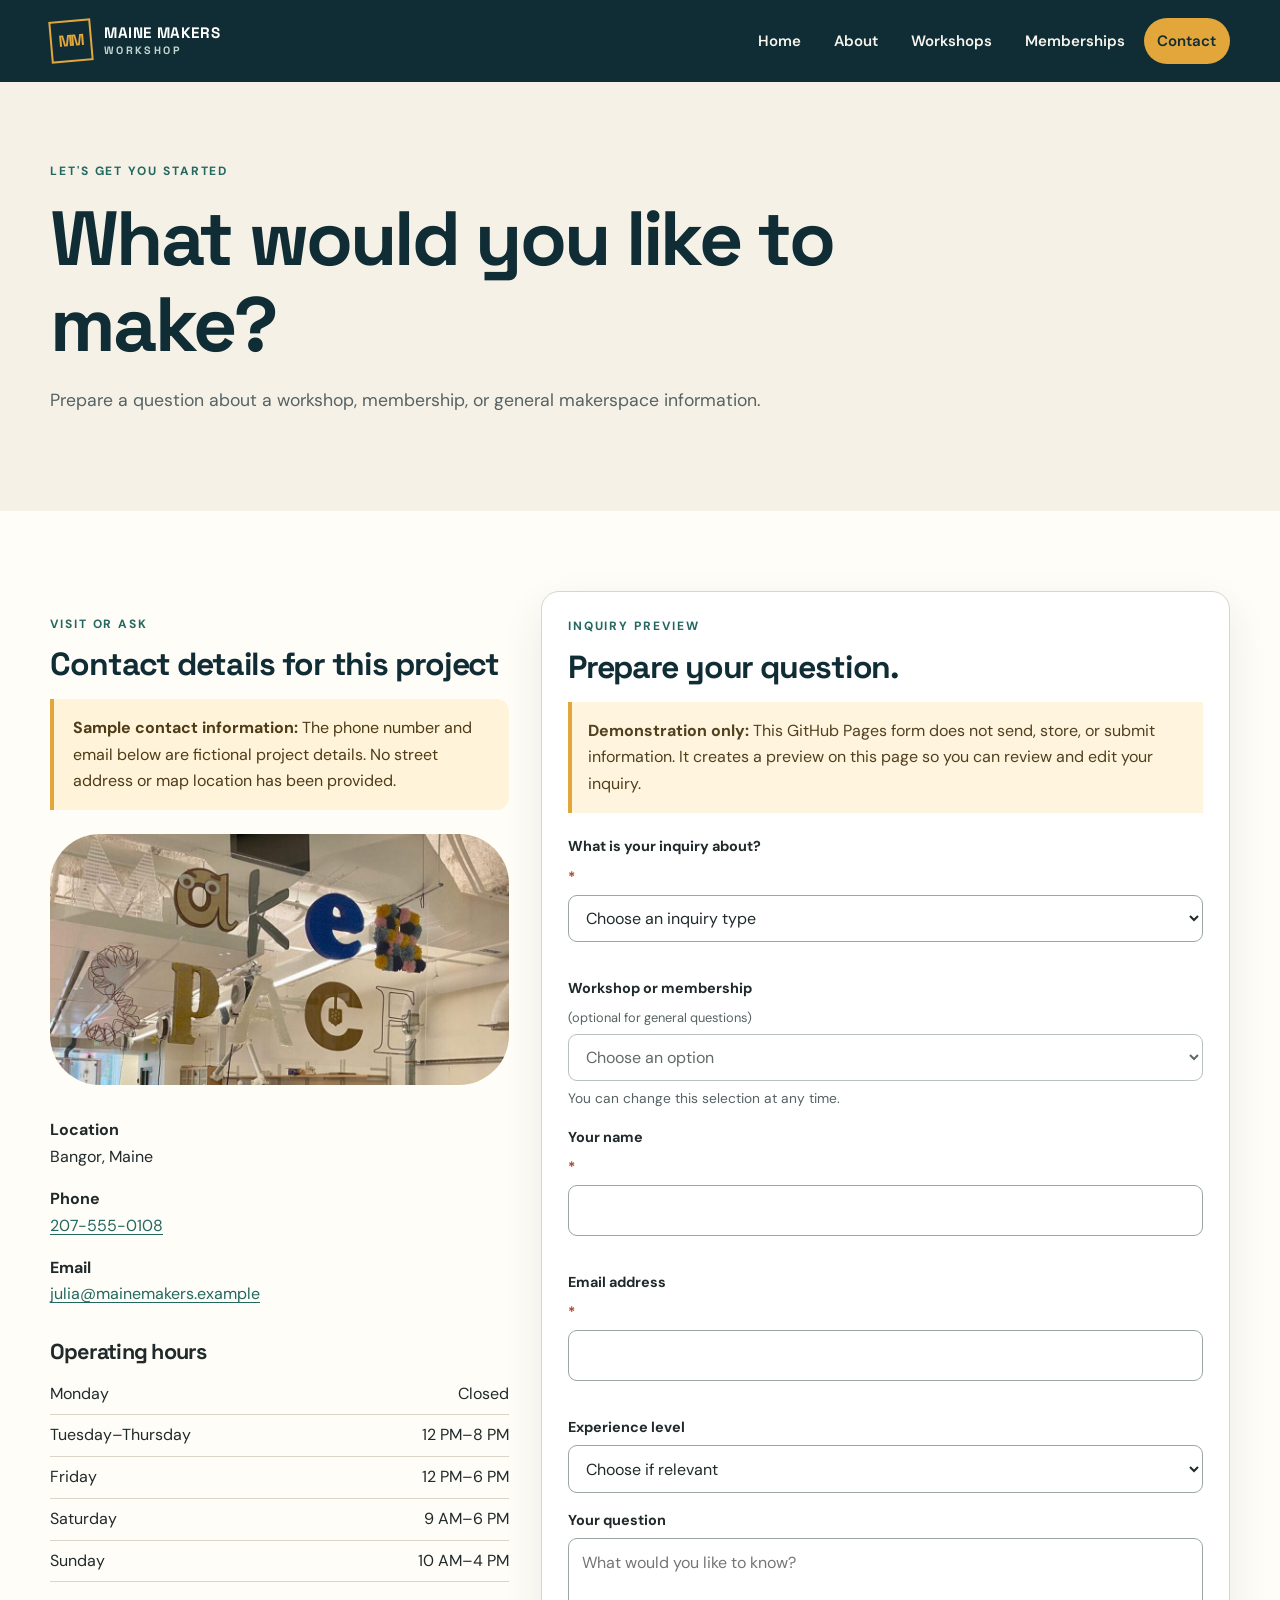
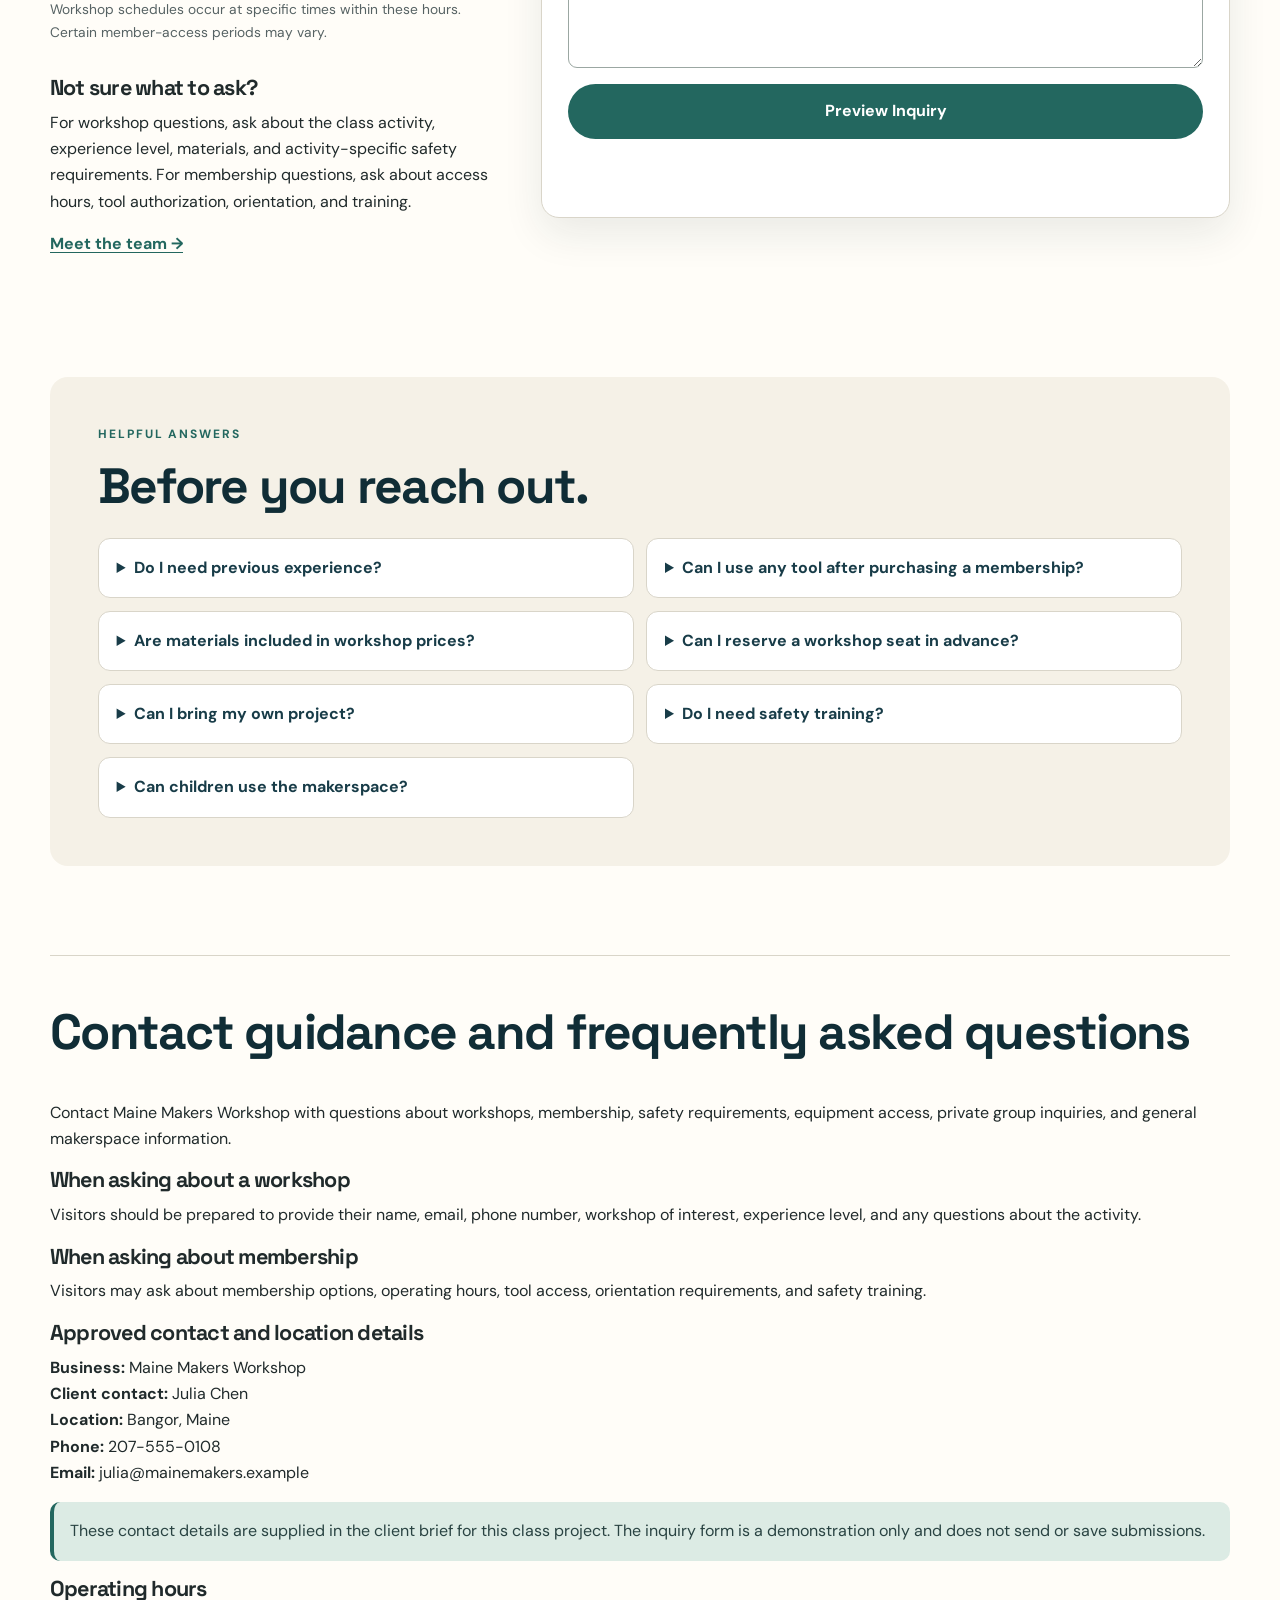
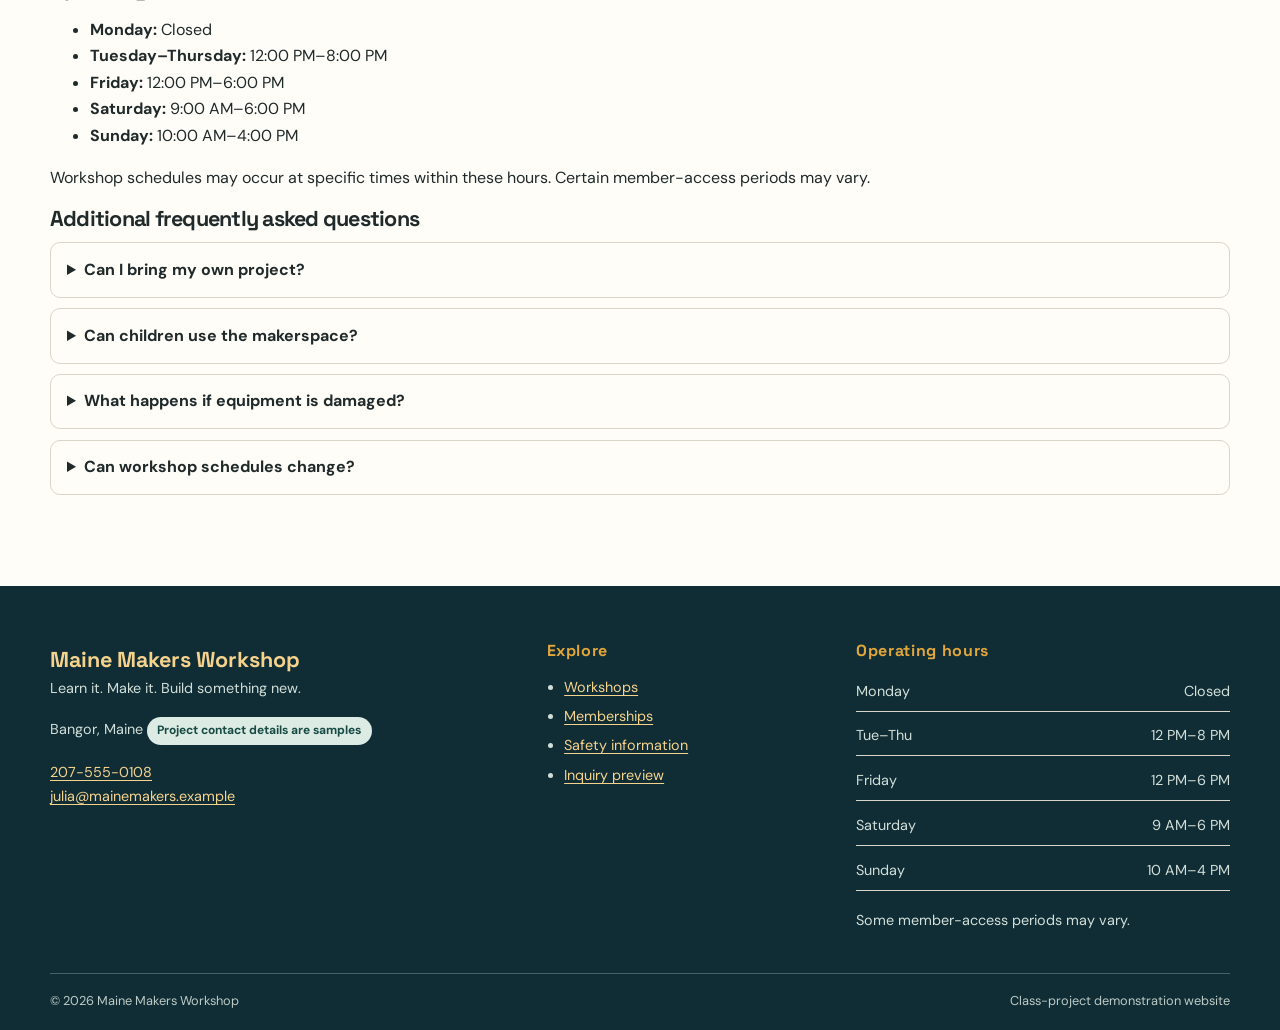
<file: contact.html>
<!doctype html>
<html lang="en">
<head>
  <meta charset="utf-8">
  <meta name="viewport" content="width=device-width, initial-scale=1">
  <meta name="description" content="Prepare a demonstration inquiry for Maine Makers Workshop. This form does not send or save information.">
  <title>Contact and inquiry preview | Maine Makers Workshop</title>
  <link rel="preconnect" href="https://fonts.googleapis.com">
  <link rel="preconnect" href="https://fonts.gstatic.com" crossorigin>
  <link href="https://fonts.googleapis.com/css2?family=DM+Sans:wght@400;500;600;700&family=Space+Grotesk:wght@500;600;700&display=swap" rel="stylesheet">
  <link rel="stylesheet" href="css/style.css">
  <script src="js/script.js" defer></script>
</head>
<body>

<a class="skip-link" href="#main">Skip to content</a>
<header class="site-header">
  <div class="header-inner">
    <a class="brand" href="index.html" aria-label="Maine Makers Workshop home">
      <span class="brand-mark" aria-hidden="true">MM</span>
      <span class="brand-name">MAINE MAKERS<span>WORKSHOP</span></span>
    </a>
    <button class="menu-toggle" type="button" aria-expanded="false" aria-controls="site-nav">Menu</button>
    <nav id="site-nav" class="site-nav" aria-label="Main navigation">
      <a href="index.html">Home</a>
      <a href="about.html">About</a>
      <a href="workshops.html">Workshops</a>
      <a href="memberships.html">Memberships</a>
      <a href="contact.html">Contact</a>
    </nav>
  </div>
</header>

<main id="main" class="page-main">
  <section class="page-hero">
    <p class="eyebrow">LET'S GET YOU STARTED</p>
    <h1>What would you like to make?</h1>
    <p>Prepare a question about a workshop, membership, or general makerspace information.</p>
  </section>

  <section class="content-section contact-layout">
    <div class="contact-details">
      <p class="eyebrow">VISIT OR ASK</p>
      <h2>Contact details for this project</h2>
      <div class="notice notice-warning">
        <strong>Sample contact information:</strong> The phone number and email below are fictional project details. No street address or map location has been provided.
      </div>
      <img src="images/contact page.jpg" alt="window saying maker space with letters out of different materials">

      <p><strong>Location</strong><br>Bangor, Maine</p>
      <p><strong>Phone</strong><br><a href="tel:2075550108">207-555-0108</a></p>
      <p><strong>Email</strong><br><a href="mailto:julia@mainemakers.example">julia@mainemakers.example</a></p>

      <h3>Operating hours</h3>
      <ul class="hours contact-hours">
        <li><span>Monday</span><span>Closed</span></li>
        <li><span>Tuesday–Thursday</span><span>12 PM–8 PM</span></li>
        <li><span>Friday</span><span>12 PM–6 PM</span></li>
        <li><span>Saturday</span><span>9 AM–6 PM</span></li>
        <li><span>Sunday</span><span>10 AM–4 PM</span></li>
      </ul>
      <p class="small-note">Workshop schedules occur at specific times within these hours. Certain member-access periods may vary.</p>

      <h3>Not sure what to ask?</h3>
      <p>For workshop questions, ask about the class activity, experience level, materials, and activity-specific safety requirements. For membership questions, ask about access hours, tool authorization, orientation, and training.</p>
      <p><a class="text-link" href="about.html#team">Meet the team →</a></p>
    </div>

    <div class="form-card">
      <p class="eyebrow">INQUIRY PREVIEW</p>
      <h2>Prepare your question.</h2>

      <div class="demo-notice">
        <strong>Demonstration only:</strong> This GitHub Pages form does not send, store, or submit information. It creates a preview on this page so you can review and edit your inquiry.
      </div>

      <form id="inquiry-form" novalidate>
        <div class="form-field">
          <label for="inquiry-type">What is your inquiry about? <span aria-hidden="true">*</span></label>
          <select id="inquiry-type" name="type" required>
            <option value="">Choose an inquiry type</option>
            <option value="workshop">Workshop question</option>
            <option value="membership">Membership question</option>
            <option value="general">General question</option>
          </select>
          <small class="field-error" id="inquiry-type-error"></small>
        </div>

        <div class="form-field">
          <label for="inquiry-topic">Workshop or membership <span class="optional-label">(optional for general questions)</span></label>
          <select id="inquiry-topic" name="topic">
            <option value="">Choose an option</option>
          </select>
          <small class="field-help">You can change this selection at any time.</small>
        </div>

        <div class="form-field">
          <label for="inquiry-name">Your name <span aria-hidden="true">*</span></label>
          <input id="inquiry-name" name="name" autocomplete="name" required>
          <small class="field-error" id="inquiry-name-error"></small>
        </div>

        <div class="form-field">
          <label for="inquiry-email">Email address <span aria-hidden="true">*</span></label>
          <input id="inquiry-email" name="email" type="email" autocomplete="email" required>
          <small class="field-error" id="inquiry-email-error"></small>
        </div>

        <div class="form-field">
          <label for="inquiry-experience">Experience level</label>
          <select id="inquiry-experience" name="experience">
            <option value="">Choose if relevant</option>
            <option>New to this</option>
            <option>Beginner</option>
            <option>Some experience</option>
            <option>Experienced</option>
          </select>
        </div>

        <div class="form-field">
          <label for="inquiry-message">Your question</label>
          <textarea id="inquiry-message" name="message" rows="4" placeholder="What would you like to know?"></textarea>
        </div>

        <button class="button button-primary" type="submit">Preview Inquiry</button>
        <p id="form-status" class="form-status" role="status" aria-live="polite"></p>
      </form>

      <section id="inquiry-preview" class="preview-panel" hidden aria-labelledby="preview-heading">
        <div class="preview-heading">
          <div>
            <p class="eyebrow">LOCAL PREVIEW ONLY</p>
            <h3 id="preview-heading">Review your inquiry</h3>
          </div>
          <span class="preview-badge">Not sent</span>
        </div>
        <dl id="preview-content"></dl>
        <p class="small-note">This preview exists only in this browser page. Nothing has been sent or saved.</p>
        <button id="edit-inquiry" class="button button-outline" type="button">Back to edit</button>
      </section>
    </div>
  </section>

  <section class="content-section tinted">
    <p class="eyebrow">HELPFUL ANSWERS</p>
    <h2>Before you reach out.</h2>
    <div class="faq-grid">
      <details>
        <summary>Do I need previous experience?</summary>
        <p>No. Many workshops are designed for beginners. Each workshop lists an appropriate skill level.</p>
      </details>
      <details>
        <summary>Can I use any tool after purchasing a membership?</summary>
        <p>No. Certain tools and equipment require training, orientation, staff approval, or specific authorization.</p>
      </details>
      <details>
        <summary>Are materials included in workshop prices?</summary>
        <p>Standard materials are included unless the workshop description states otherwise. Personal project materials may need to be purchased separately.</p>
      </details>
      <details>
        <summary>Can I reserve a workshop seat in advance?</summary>
        <p>Advance registration is strongly recommended because workshop sizes are limited. The sample listings on this site do not show live availability.</p>
      </details>
      <details>
        <summary>Can I bring my own project?</summary>
        <p>Members may work on approved personal projects in designated areas. Projects must comply with safety requirements, workspace rules, equipment restrictions, and available storage.</p>
      </details>
      <details>
        <summary>Do I need safety training?</summary>
        <p>Safety training is required before using designated tools and equipment. The type of training depends on the activity.</p>
      </details>
      <details>
        <summary>Can children use the makerspace?</summary>
        <p>Some activities may be appropriate for families or younger participants, but age requirements depend on the workshop and equipment involved. Confirm requirements before participating.</p>
      </details>
    </div>
  </section>

  <!-- APPROVED CLIENT BRIEF DETAILS START -->

  <section class="section approved-brief-section" id="approved-brief-details" aria-labelledby="approved-contact-title">
    <div class="section-heading">
      <h2 id="approved-contact-title">Contact guidance and frequently asked questions</h2>
    </div>

    <p>Contact Maine Makers Workshop with questions about workshops, membership, safety requirements, equipment access, private group inquiries, and general makerspace information.</p>

    <h3>When asking about a workshop</h3>
    <p>Visitors should be prepared to provide their name, email, phone number, workshop of interest, experience level, and any questions about the activity.</p>

    <h3>When asking about membership</h3>
    <p>Visitors may ask about membership options, operating hours, tool access, orientation requirements, and safety training.</p>

    <h3>Approved contact and location details</h3>
    <p><strong>Business:</strong> Maine Makers Workshop<br>
      <strong>Client contact:</strong> Julia Chen<br>
      <strong>Location:</strong> Bangor, Maine<br>
      <strong>Phone:</strong> 207-555-0108<br>
      <strong>Email:</strong> julia@mainemakers.example</p>

    <p class="notice">These contact details are supplied in the client brief for this class project. The inquiry form is a demonstration only and does not send or save submissions.</p>

    <h3>Operating hours</h3>
    <ul>
      <li><strong>Monday:</strong> Closed</li>
      <li><strong>Tuesday–Thursday:</strong> 12:00 PM–8:00 PM</li>
      <li><strong>Friday:</strong> 12:00 PM–6:00 PM</li>
      <li><strong>Saturday:</strong> 9:00 AM–6:00 PM</li>
      <li><strong>Sunday:</strong> 10:00 AM–4:00 PM</li>
    </ul>
    <p>Workshop schedules may occur at specific times within these hours. Certain member-access periods may vary.</p>

    <h3>Additional frequently asked questions</h3>
    <details>
      <summary>Can I bring my own project?</summary>
      <p>Members may work on approved personal projects in designated areas. Projects must comply with safety requirements, workspace rules, equipment restrictions, and available storage.</p>
    </details>
    <details>
      <summary>Can children use the makerspace?</summary>
      <p>Some activities may be appropriate for families or younger participants, but age requirements depend on the workshop and equipment involved.</p>
    </details>
    <details>
      <summary>What happens if equipment is damaged?</summary>
      <p>Participants should immediately report damaged or malfunctioning equipment. Equipment that appears unsafe should not be used until it has been inspected by staff. Participants should never attempt unauthorized repairs.</p>
    </details>
    <details>
      <summary>Can workshop schedules change?</summary>
      <p>Workshop schedules may occasionally change because of instructor availability, equipment issues, weather, or enrollment. Registered participants will be contacted when significant schedule changes occur.</p>
    </details>
  </section>

  <!-- APPROVED CLIENT BRIEF DETAILS END -->
</main>

<footer class="site-footer">
  <div class="footer-grid">
    <div>
      <a class="footer-brand" href="index.html">Maine Makers Workshop</a>
      <p>Learn it. Make it. Build something new.</p>
      <p>Bangor, Maine <span class="sample-tag">Project contact details are samples</span></p>
      <p><a href="tel:2075550108">207-555-0108</a><br><a href="mailto:julia@mainemakers.example">julia@mainemakers.example</a></p>
    </div>
    <div>
      <h2>Explore</h2>
      <ul>
        <li><a href="workshops.html">Workshops</a></li>
        <li><a href="memberships.html">Memberships</a></li>
        <li><a href="about.html#safety">Safety information</a></li>
        <li><a href="contact.html">Inquiry preview</a></li>
      </ul>
    </div>
    <div>
      <h2>Operating hours</h2>
      <ul class="hours">
        <li><span>Monday</span><span>Closed</span></li>
        <li><span>Tue–Thu</span><span>12 PM–8 PM</span></li>
        <li><span>Friday</span><span>12 PM–6 PM</span></li>
        <li><span>Saturday</span><span>9 AM–6 PM</span></li>
        <li><span>Sunday</span><span>10 AM–4 PM</span></li>
      </ul>
      <small>Some member-access periods may vary.</small>
    </div>
  </div>
  <div class="footer-bottom">
    <span>© <span data-year></span> Maine Makers Workshop</span>
    <span>Class-project demonstration website</span>
  </div>
</footer>

</body>
</html>
</file>
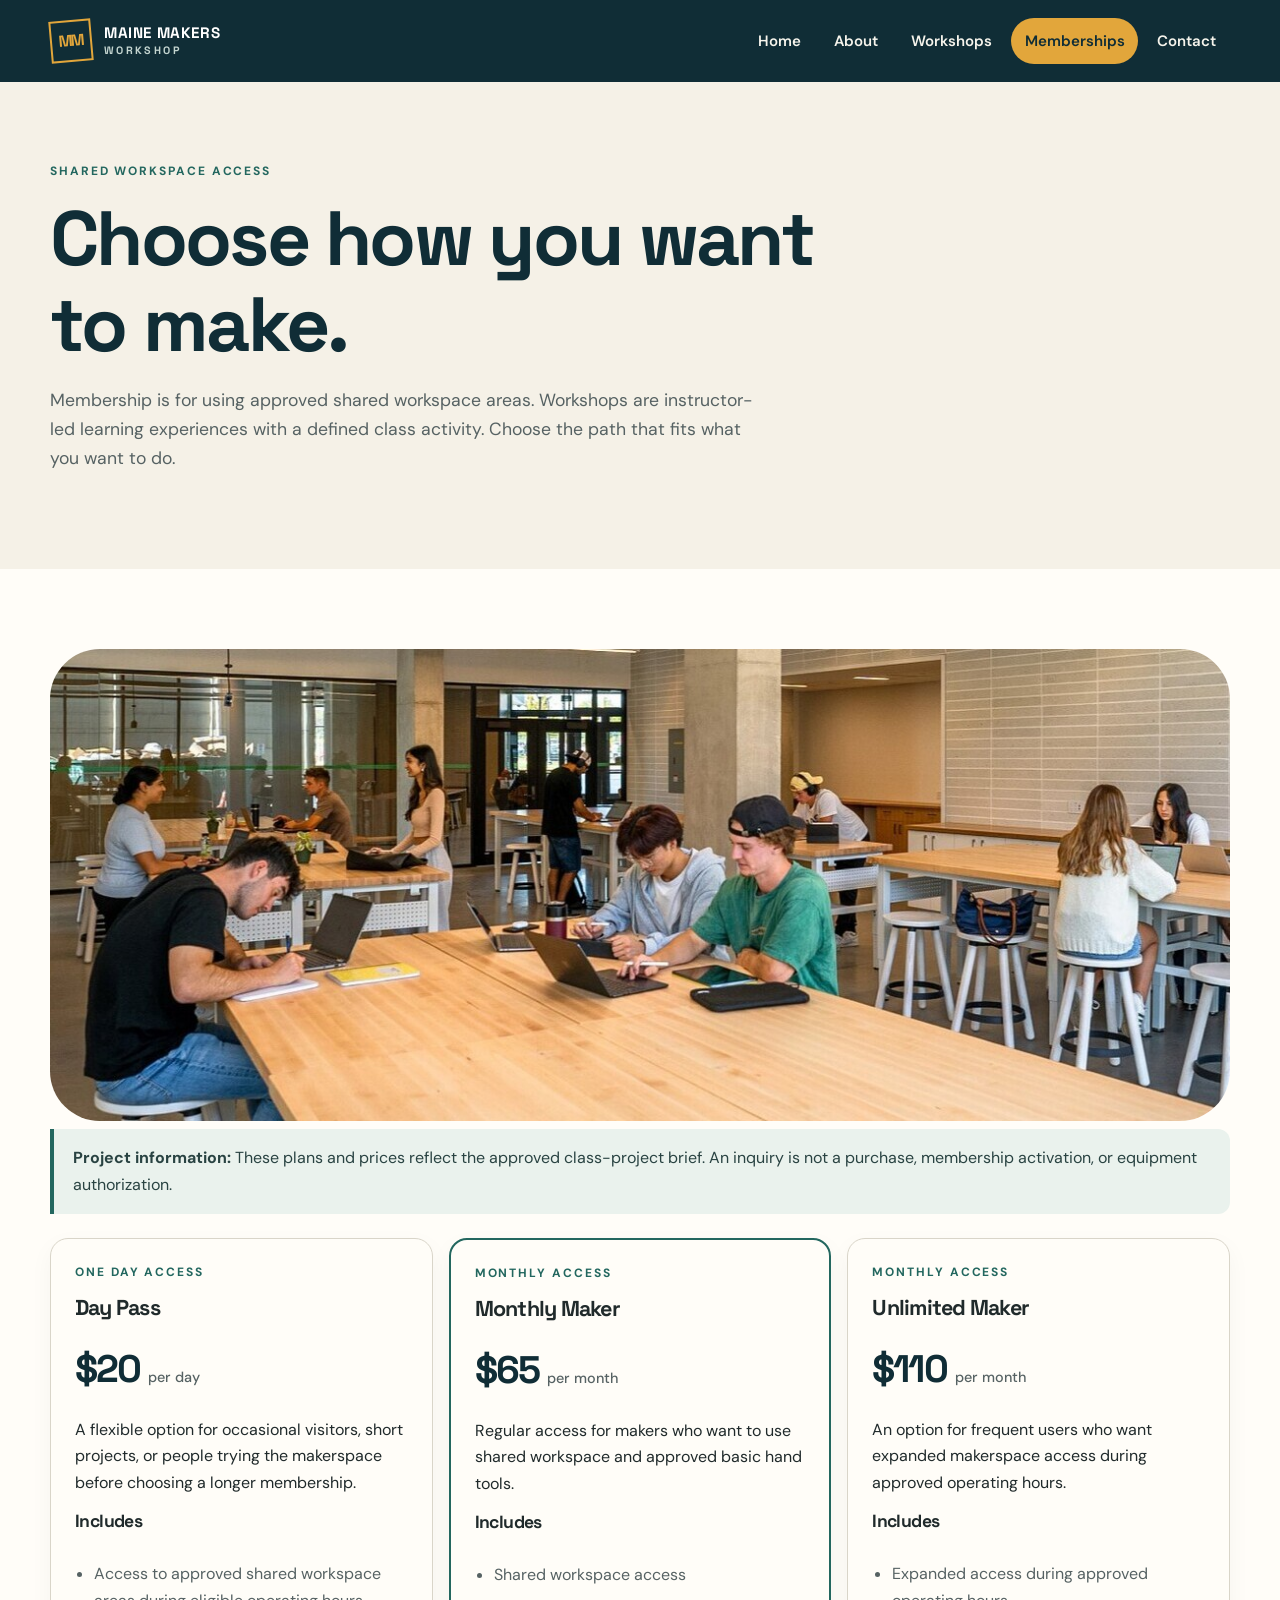
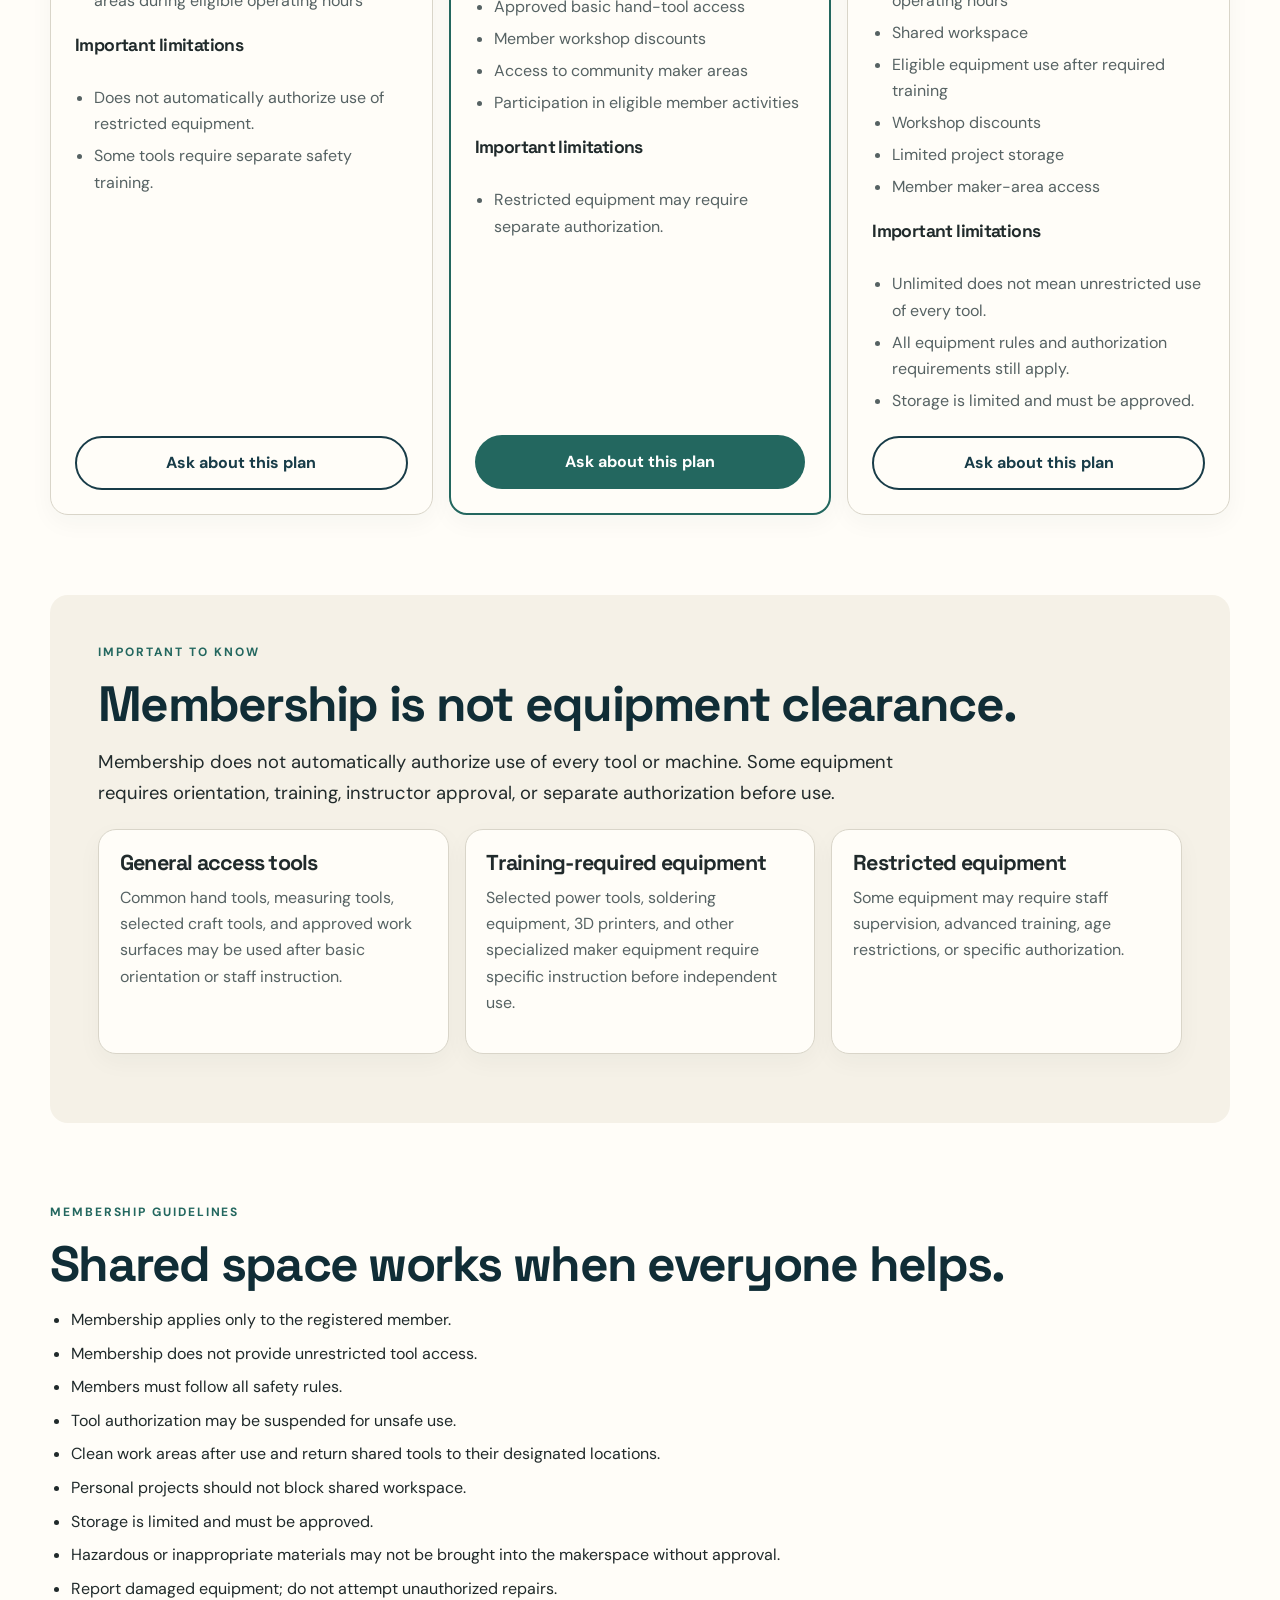
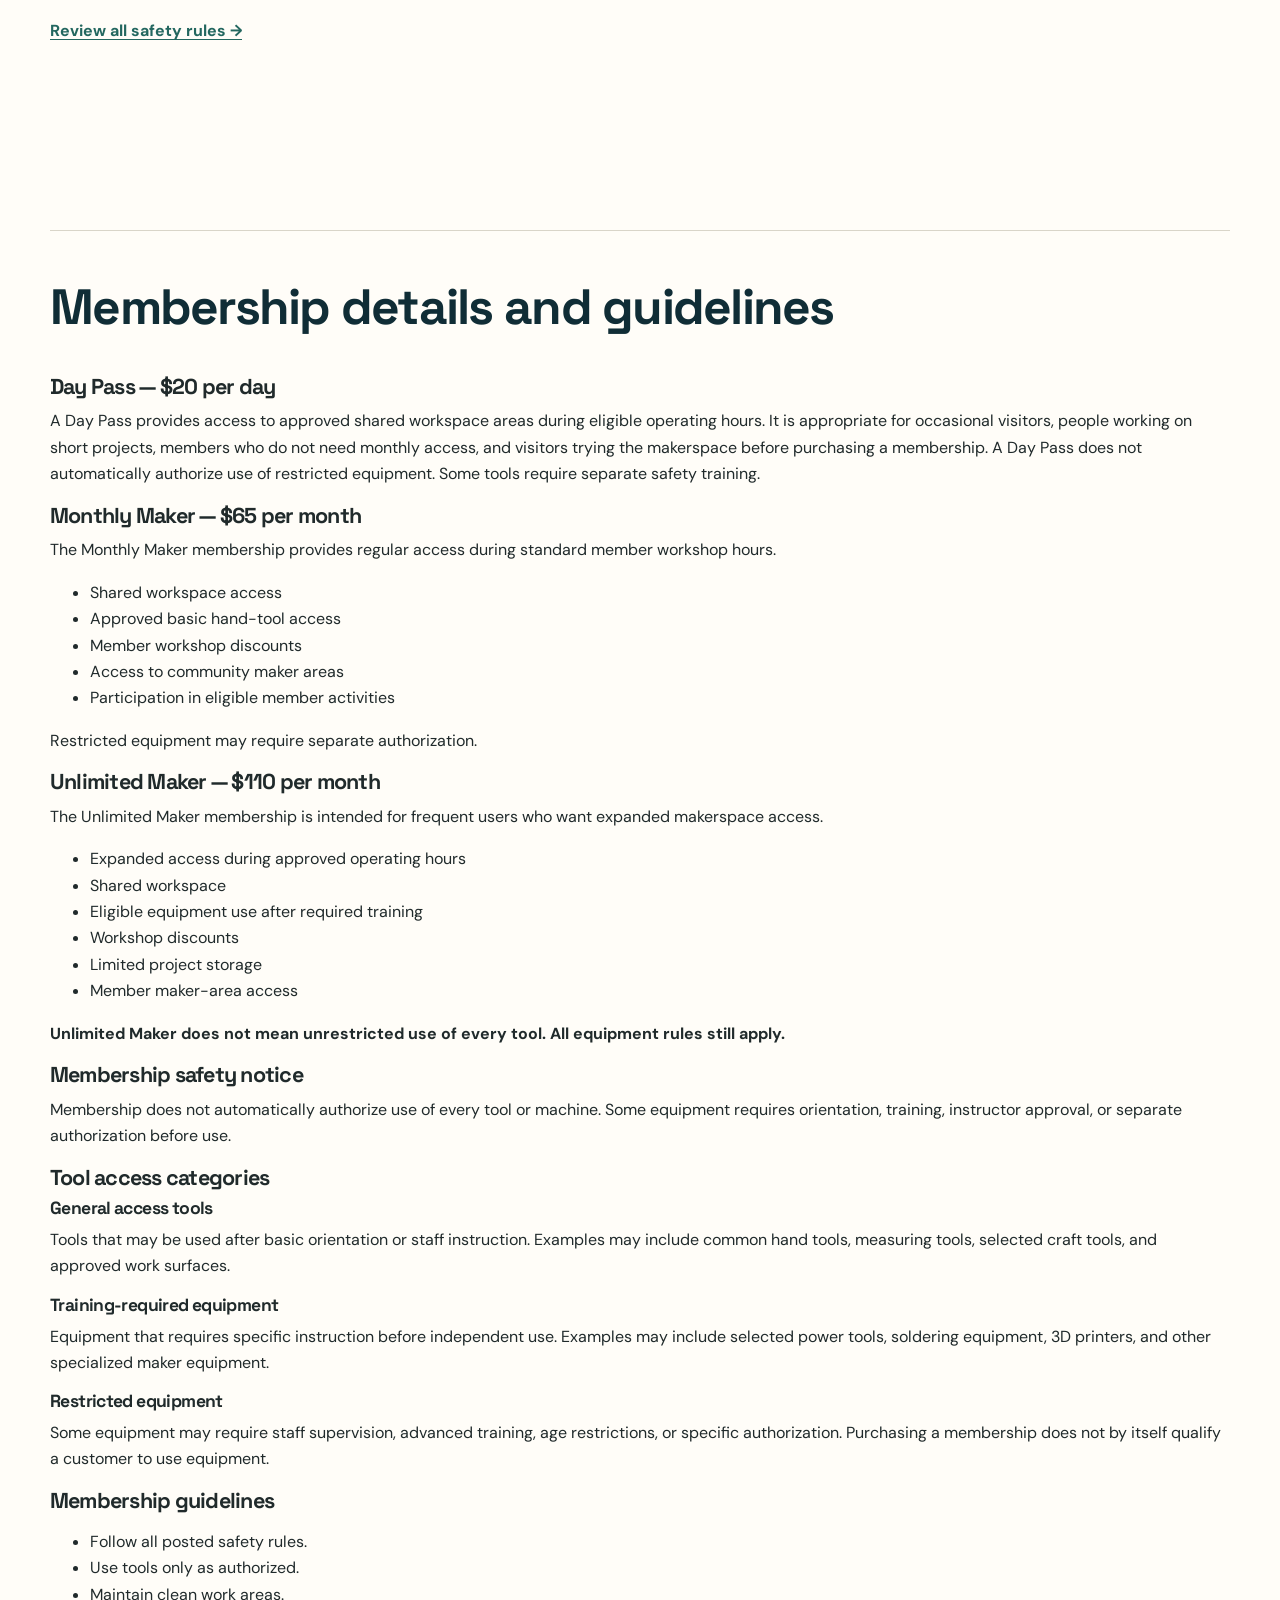
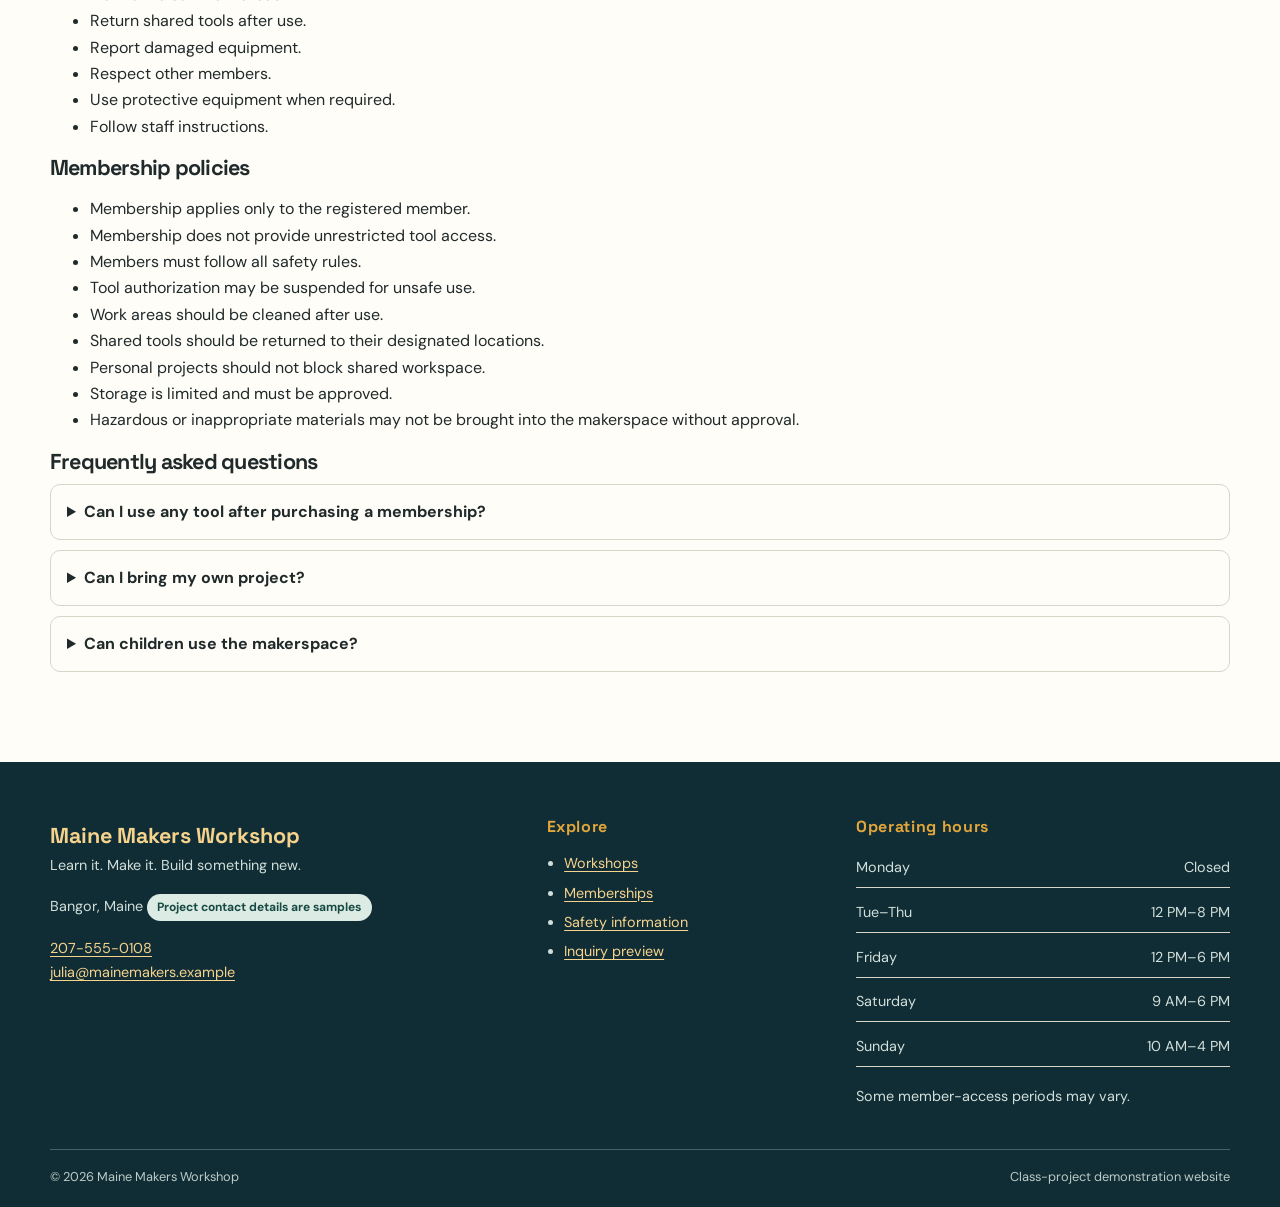
<file: memberships.html>
<!doctype html>
<html lang="en">
<head>
  <meta charset="utf-8">
  <meta name="viewport" content="width=device-width, initial-scale=1">
  <meta name="description" content="Compare approved Maine Makers Workshop shared workspace membership options.">
  <title>Memberships | Maine Makers Workshop</title>
  <link rel="preconnect" href="https://fonts.googleapis.com">
  <link rel="preconnect" href="https://fonts.gstatic.com" crossorigin>
  <link href="https://fonts.googleapis.com/css2?family=DM+Sans:wght@400;500;600;700&family=Space+Grotesk:wght@500;600;700&display=swap" rel="stylesheet">
  <link rel="stylesheet" href="css/style.css">
  <script src="js/script.js" defer></script>
</head>
<body>

<a class="skip-link" href="#main">Skip to content</a>
<header class="site-header">
  <div class="header-inner">
    <a class="brand" href="index.html" aria-label="Maine Makers Workshop home">
      <span class="brand-mark" aria-hidden="true">MM</span>
      <span class="brand-name">MAINE MAKERS<span>WORKSHOP</span></span>
    </a>
    <button class="menu-toggle" type="button" aria-expanded="false" aria-controls="site-nav">Menu</button>
    <nav id="site-nav" class="site-nav" aria-label="Main navigation">
      <a href="index.html">Home</a>
      <a href="about.html">About</a>
      <a href="workshops.html">Workshops</a>
      <a href="memberships.html">Memberships</a>
      <a href="contact.html">Contact</a>
    </nav>
  </div>
</header>

<main id="main" class="page-main">
  <section class="page-hero">
    <p class="eyebrow">SHARED WORKSPACE ACCESS</p>
    <h1>Choose how you want to make.</h1>
    <p>Membership is for using approved shared workspace areas. Workshops are instructor-led learning experiences with a defined class activity. Choose the path that fits what you want to do.</p>
  </section>

  <section class="content-section">
    <img src="images/memberships photo.jpg" alt="people sitting and working in makerspace">
    <div class="notice">
      <strong>Project information:</strong> These plans and prices reflect the approved class-project brief. An inquiry is not a purchase, membership activation, or equipment authorization.
    </div>
    <div id="membership-grid" class="membership-grid membership-page-grid">
      <p class="loading-message">Loading membership options…</p>
    </div>
    <p id="membership-error" class="error-message" hidden>Membership information could not be loaded. Please refresh the page or contact us for help.</p>
  </section>

  <section class="content-section tinted">
    <p class="eyebrow">IMPORTANT TO KNOW</p>
    <h2>Membership is not equipment clearance.</h2>
    <p class="lead">Membership does not automatically authorize use of every tool or machine. Some equipment requires orientation, training, instructor approval, or separate authorization before use.</p>
    <div class="three-cards">
      <article>
        <h3>General access tools</h3>
        <p>Common hand tools, measuring tools, selected craft tools, and approved work surfaces may be used after basic orientation or staff instruction.</p>
      </article>
      <article>
        <h3>Training-required equipment</h3>
        <p>Selected power tools, soldering equipment, 3D printers, and other specialized maker equipment require specific instruction before independent use.</p>
      </article>
      <article>
        <h3>Restricted equipment</h3>
        <p>Some equipment may require staff supervision, advanced training, age restrictions, or specific authorization.</p>
      </article>
    </div>
  </section>

  <section class="content-section">
    <p class="eyebrow">MEMBERSHIP GUIDELINES</p>
    <h2>Shared space works when everyone helps.</h2>
    <ul class="check-list">
      <li>Membership applies only to the registered member.</li>
      <li>Membership does not provide unrestricted tool access.</li>
      <li>Members must follow all safety rules.</li>
      <li>Tool authorization may be suspended for unsafe use.</li>
      <li>Clean work areas after use and return shared tools to their designated locations.</li>
      <li>Personal projects should not block shared workspace.</li>
      <li>Storage is limited and must be approved.</li>
      <li>Hazardous or inappropriate materials may not be brought into the makerspace without approval.</li>
      <li>Report damaged equipment; do not attempt unauthorized repairs.</li>
    </ul>
    <p><a class="text-link" href="about.html#safety">Review all safety rules →</a></p>
  </section>

  <!-- APPROVED CLIENT BRIEF DETAILS START -->

  <section class="section approved-brief-section" id="approved-brief-details" aria-labelledby="approved-memberships-title">
    <div class="section-heading">
      <h2 id="approved-memberships-title">Membership details and guidelines</h2>
    </div>

    <h3>Day Pass — $20 per day</h3>
    <p>A Day Pass provides access to approved shared workspace areas during eligible operating hours. It is appropriate for occasional visitors, people working on short projects, members who do not need monthly access, and visitors trying the makerspace before purchasing a membership. A Day Pass does not automatically authorize use of restricted equipment. Some tools require separate safety training.</p>

    <h3>Monthly Maker — $65 per month</h3>
    <p>The Monthly Maker membership provides regular access during standard member workshop hours.</p>
    <ul>
      <li>Shared workspace access</li>
      <li>Approved basic hand-tool access</li>
      <li>Member workshop discounts</li>
      <li>Access to community maker areas</li>
      <li>Participation in eligible member activities</li>
    </ul>
    <p>Restricted equipment may require separate authorization.</p>

    <h3>Unlimited Maker — $110 per month</h3>
    <p>The Unlimited Maker membership is intended for frequent users who want expanded makerspace access.</p>
    <ul>
      <li>Expanded access during approved operating hours</li>
      <li>Shared workspace</li>
      <li>Eligible equipment use after required training</li>
      <li>Workshop discounts</li>
      <li>Limited project storage</li>
      <li>Member maker-area access</li>
    </ul>
    <p><strong>Unlimited Maker does not mean unrestricted use of every tool. All equipment rules still apply.</strong></p>

    <h3>Membership safety notice</h3>
    <p>Membership does not automatically authorize use of every tool or machine. Some equipment requires orientation, training, instructor approval, or separate authorization before use.</p>

    <h3>Tool access categories</h3>
    <h4>General access tools</h4>
    <p>Tools that may be used after basic orientation or staff instruction. Examples may include common hand tools, measuring tools, selected craft tools, and approved work surfaces.</p>

    <h4>Training-required equipment</h4>
    <p>Equipment that requires specific instruction before independent use. Examples may include selected power tools, soldering equipment, 3D printers, and other specialized maker equipment.</p>

    <h4>Restricted equipment</h4>
    <p>Some equipment may require staff supervision, advanced training, age restrictions, or specific authorization. Purchasing a membership does not by itself qualify a customer to use equipment.</p>

    <h3>Membership guidelines</h3>
    <ul>
      <li>Follow all posted safety rules.</li>
      <li>Use tools only as authorized.</li>
      <li>Maintain clean work areas.</li>
      <li>Return shared tools after use.</li>
      <li>Report damaged equipment.</li>
      <li>Respect other members.</li>
      <li>Use protective equipment when required.</li>
      <li>Follow staff instructions.</li>
    </ul>

    <h3>Membership policies</h3>
    <ul>
      <li>Membership applies only to the registered member.</li>
      <li>Membership does not provide unrestricted tool access.</li>
      <li>Members must follow all safety rules.</li>
      <li>Tool authorization may be suspended for unsafe use.</li>
      <li>Work areas should be cleaned after use.</li>
      <li>Shared tools should be returned to their designated locations.</li>
      <li>Personal projects should not block shared workspace.</li>
      <li>Storage is limited and must be approved.</li>
      <li>Hazardous or inappropriate materials may not be brought into the makerspace without approval.</li>
    </ul>

    <h3>Frequently asked questions</h3>
    <details>
      <summary>Can I use any tool after purchasing a membership?</summary>
      <p>No. Certain tools and equipment require training, orientation, staff approval, or specific authorization.</p>
    </details>
    <details>
      <summary>Can I bring my own project?</summary>
      <p>Members may work on approved personal projects in designated areas. Projects must comply with safety requirements, workspace rules, equipment restrictions, and available storage.</p>
    </details>
    <details>
      <summary>Can children use the makerspace?</summary>
      <p>Some activities may be appropriate for families or younger participants, but age requirements depend on the workshop and equipment involved. The website does not imply unrestricted access for children.</p>
    </details>
  </section>

  <!-- APPROVED CLIENT BRIEF DETAILS END -->
</main>

<footer class="site-footer">
  <div class="footer-grid">
    <div>
      <a class="footer-brand" href="index.html">Maine Makers Workshop</a>
      <p>Learn it. Make it. Build something new.</p>
      <p>Bangor, Maine <span class="sample-tag">Project contact details are samples</span></p>
      <p><a href="tel:2075550108">207-555-0108</a><br><a href="mailto:julia@mainemakers.example">julia@mainemakers.example</a></p>
    </div>
    <div>
      <h2>Explore</h2>
      <ul>
        <li><a href="workshops.html">Workshops</a></li>
        <li><a href="memberships.html">Memberships</a></li>
        <li><a href="about.html#safety">Safety information</a></li>
        <li><a href="contact.html">Inquiry preview</a></li>
      </ul>
    </div>
    <div>
      <h2>Operating hours</h2>
      <ul class="hours">
        <li><span>Monday</span><span>Closed</span></li>
        <li><span>Tue–Thu</span><span>12 PM–8 PM</span></li>
        <li><span>Friday</span><span>12 PM–6 PM</span></li>
        <li><span>Saturday</span><span>9 AM–6 PM</span></li>
        <li><span>Sunday</span><span>10 AM–4 PM</span></li>
      </ul>
      <small>Some member-access periods may vary.</small>
    </div>
  </div>
  <div class="footer-bottom">
    <span>© <span data-year></span> Maine Makers Workshop</span>
    <span>Class-project demonstration website</span>
  </div>
</footer>

</body>
</html>
</file>
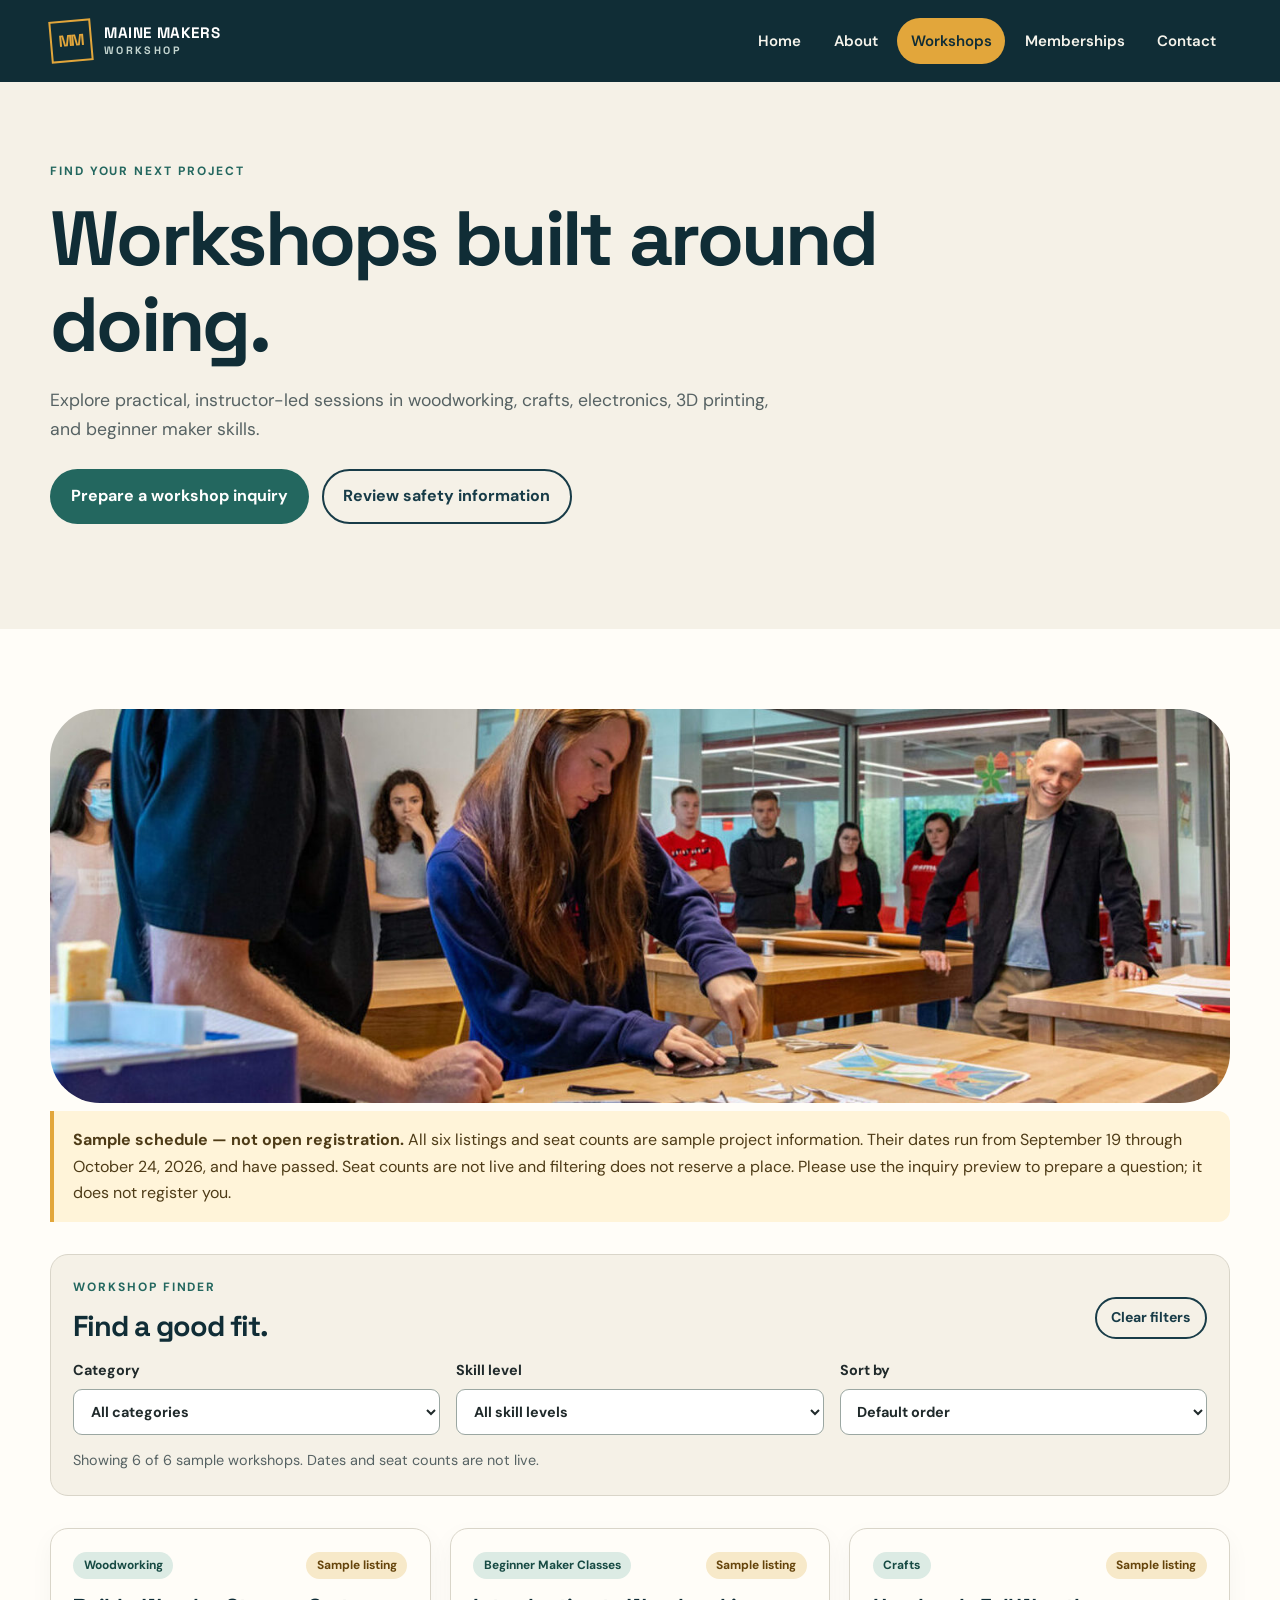
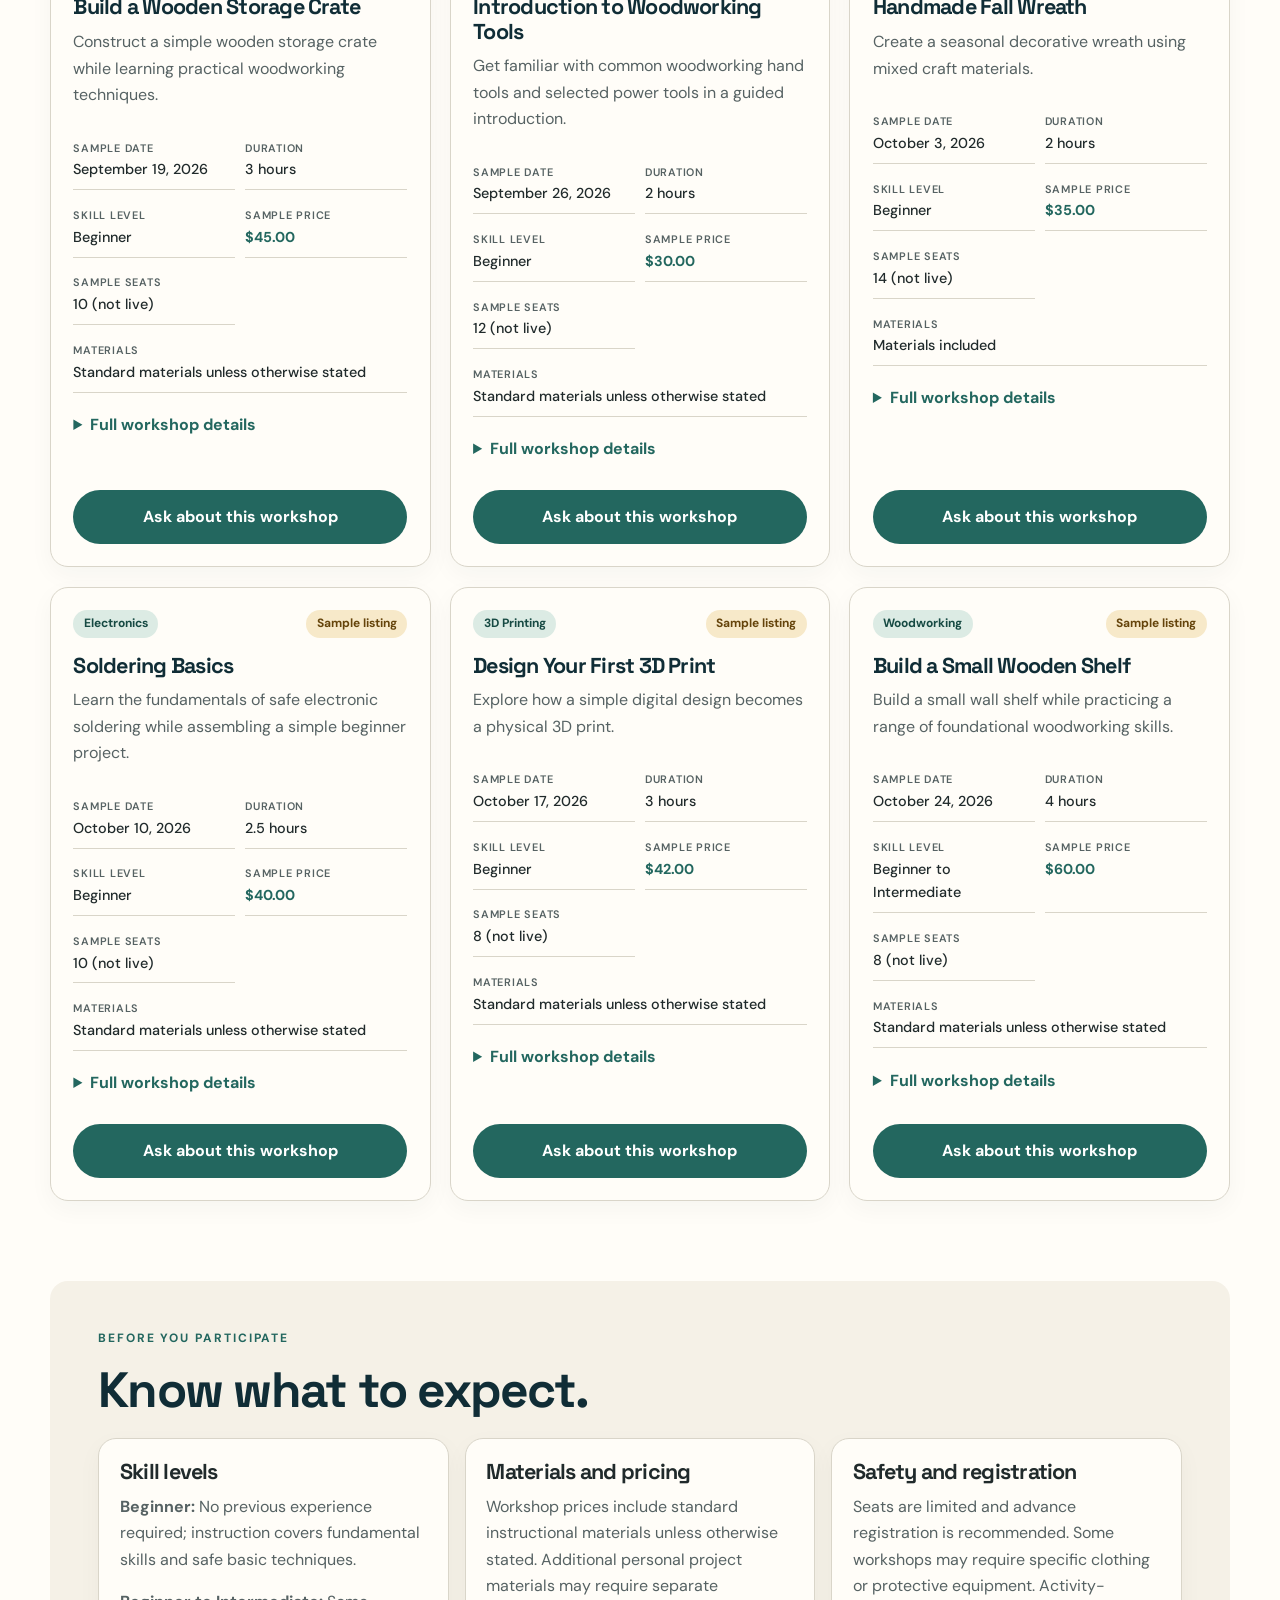
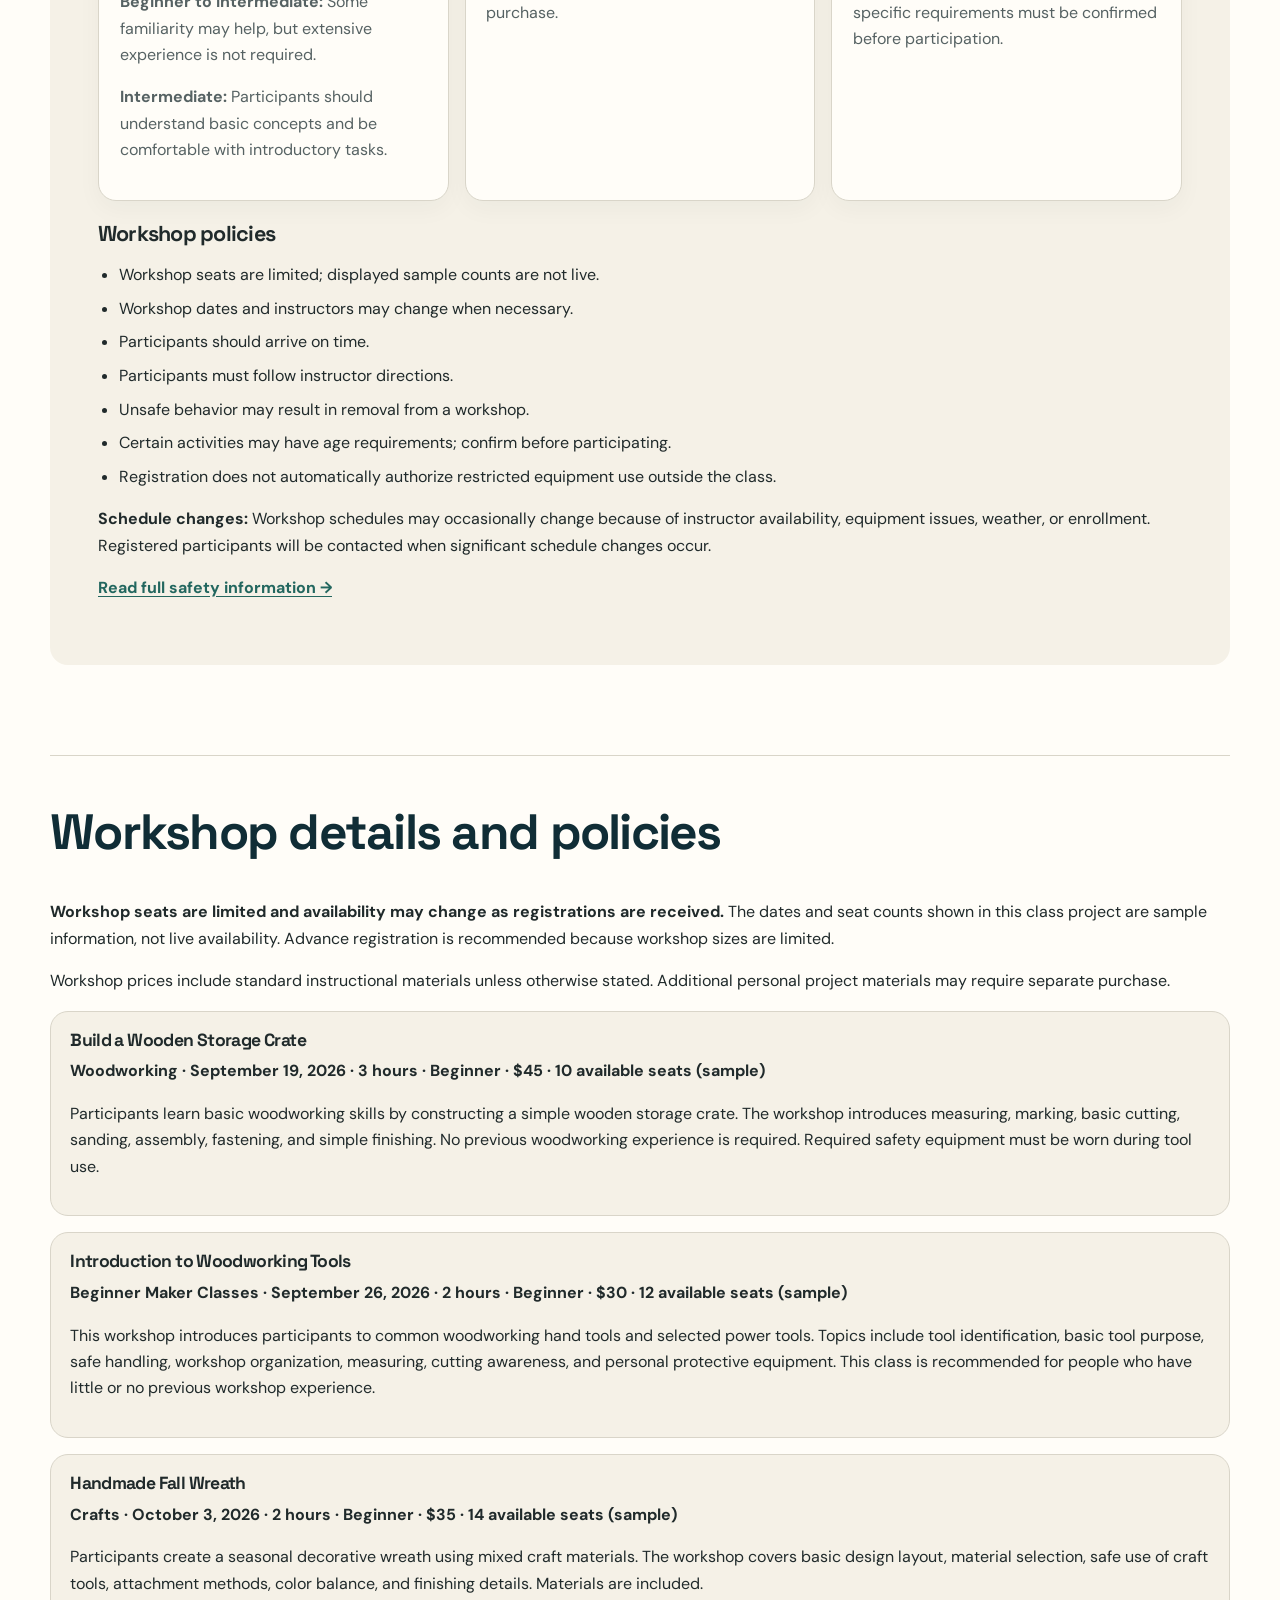
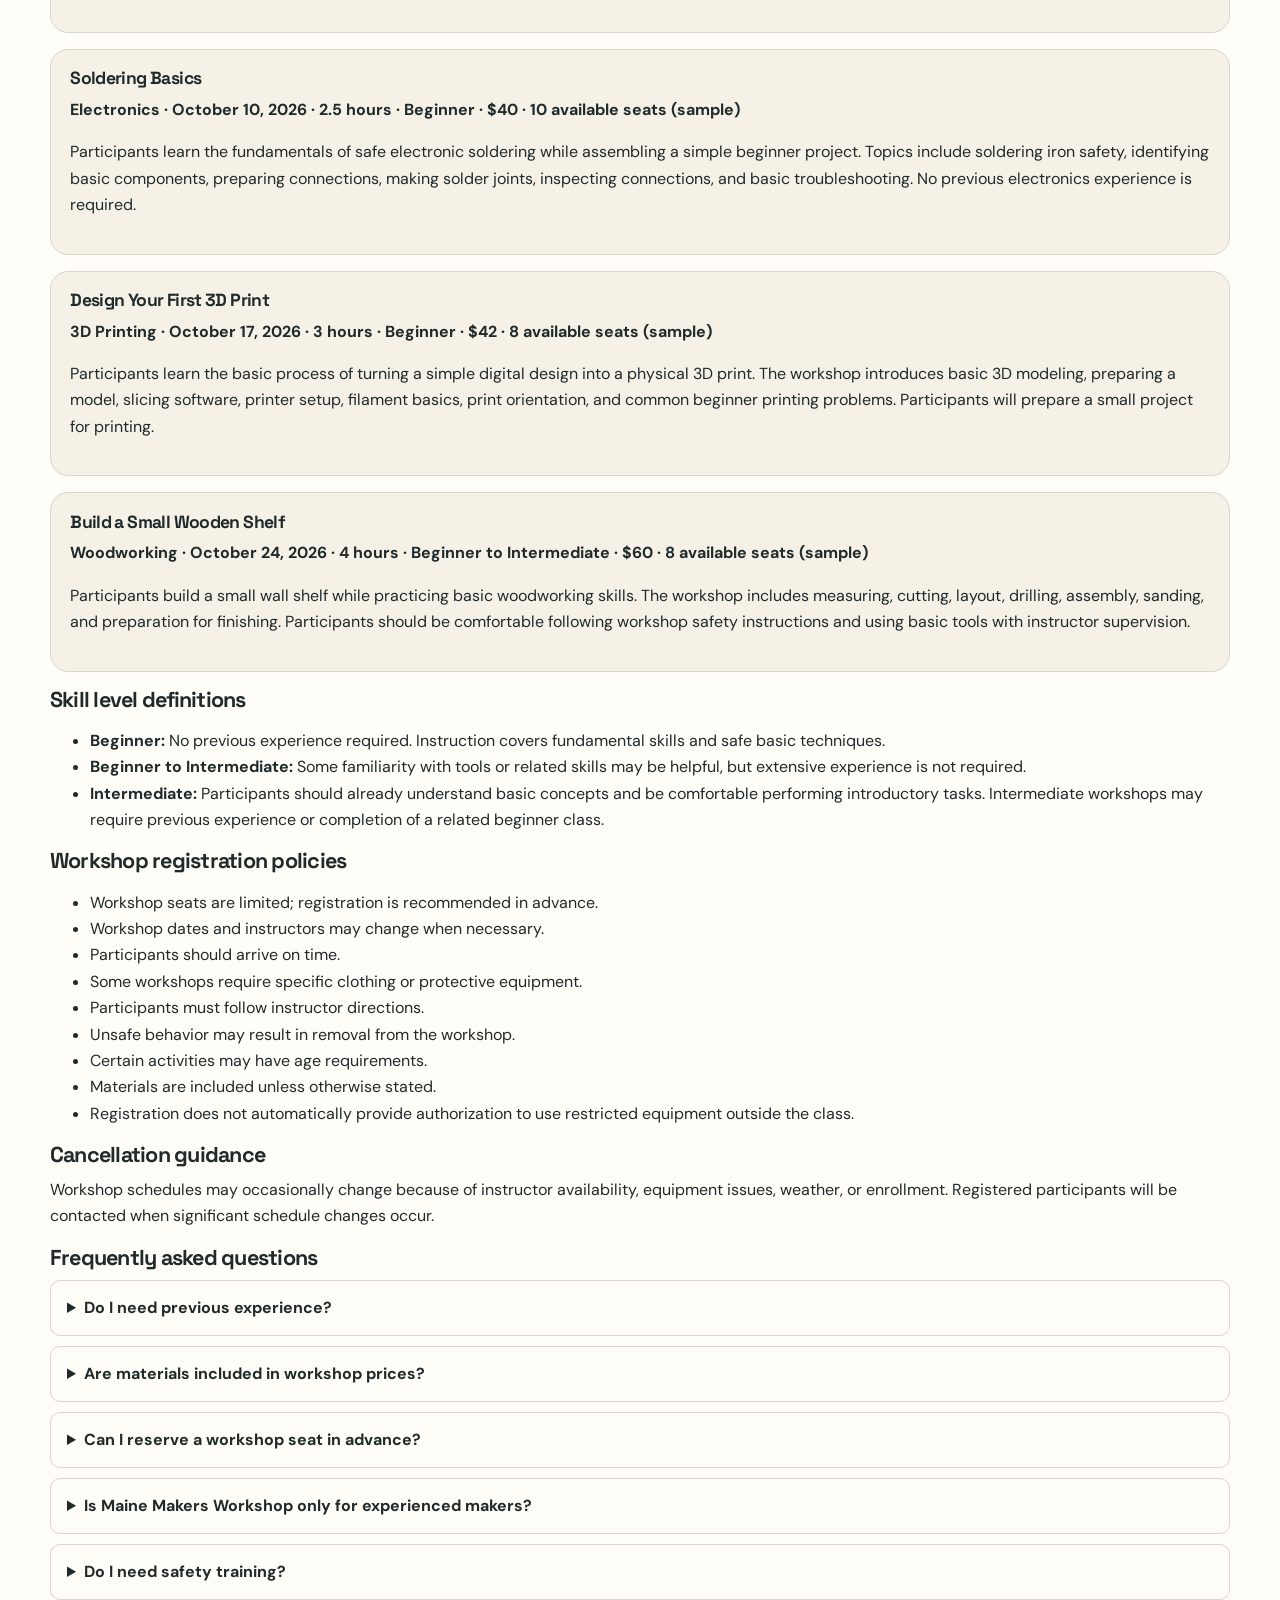
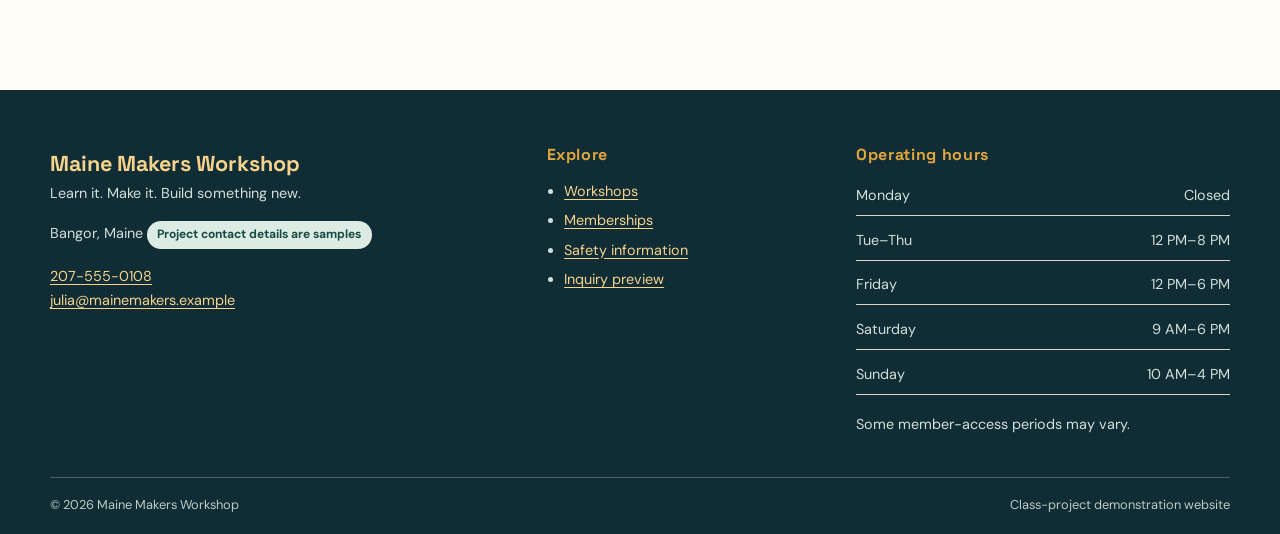
<file: workshops.html>
<!doctype html>
<html lang="en">
<head>
  <meta charset="utf-8">
  <meta name="viewport" content="width=device-width, initial-scale=1">
  <meta name="description" content="Browse sample workshops by category, skill level, duration, and price.">
  <title>Workshops | Maine Makers Workshop</title>
  <link rel="preconnect" href="https://fonts.googleapis.com">
  <link rel="preconnect" href="https://fonts.gstatic.com" crossorigin>
  <link href="https://fonts.googleapis.com/css2?family=DM+Sans:wght@400;500;600;700&family=Space+Grotesk:wght@500;600;700&display=swap" rel="stylesheet">
  <link rel="stylesheet" href="css/style.css">
  <script src="js/script.js" defer></script>
</head>
<body>

<a class="skip-link" href="#main">Skip to content</a>
<header class="site-header">
  <div class="header-inner">
    <a class="brand" href="index.html" aria-label="Maine Makers Workshop home">
      <span class="brand-mark" aria-hidden="true">MM</span>
      <span class="brand-name">MAINE MAKERS<span>WORKSHOP</span></span>
    </a>
    <button class="menu-toggle" type="button" aria-expanded="false" aria-controls="site-nav">Menu</button>
    <nav id="site-nav" class="site-nav" aria-label="Main navigation">
      <a href="index.html">Home</a>
      <a href="about.html">About</a>
      <a href="workshops.html">Workshops</a>
      <a href="memberships.html">Memberships</a>
      <a href="contact.html">Contact</a>
    </nav>
  </div>
</header>

<main id="main" class="page-main">
  <section class="page-hero">
    <p class="eyebrow">FIND YOUR NEXT PROJECT</p>
    <h1>Workshops built around doing.</h1>
    <p>Explore practical, instructor-led sessions in woodworking, crafts, electronics, 3D printing, and beginner maker skills.</p>
    <div class="button-row">
      <a class="button button-primary" href="contact.html?type=workshop">Prepare a workshop inquiry</a>
      <a class="button button-outline" href="about.html#safety">Review safety information</a>
    </div>
  </section>

  <section class="content-section">
    <img src="images/working makerspace.jpg" alt="people working in a workshop">
    <div class="notice notice-warning">
      <strong>Sample schedule — not open registration.</strong>
      All six listings and seat counts are sample project information. Their dates run from September 19 through October 24, 2026, and have passed. Seat counts are not live and filtering does not reserve a place. Please use the inquiry preview to prepare a question; it does not register you.
    </div>

    <div class="filters-panel">
      <div class="filter-title">
        <div>
          <p class="eyebrow">WORKSHOP FINDER</p>
          <h2>Find a good fit.</h2>
        </div>
        <button class="button button-small button-outline" id="clear-filters" type="button">Clear filters</button>
      </div>

      <div class="filter-controls">
        <label>Category
          <select id="category-filter">
            <option value="all">All categories</option>
            <option>Woodworking</option>
            <option>Crafts</option>
            <option>Electronics</option>
            <option>3D Printing</option>
            <option>Beginner Maker Classes</option>
          </select>
        </label>

        <label>Skill level
          <select id="skill-filter">
            <option value="all">All skill levels</option>
            <option>Beginner</option>
            <option>Beginner to Intermediate</option>
            <option>Intermediate</option>
          </select>
        </label>

        <label>Sort by
          <select id="sort-workshops">
            <option value="default">Default order</option>
            <option value="price-asc">Price: low to high</option>
            <option value="price-desc">Price: high to low</option>
            <option value="name">Workshop name</option>
          </select>
        </label>
      </div>

      <p id="filter-result" class="filter-status" aria-live="polite">Loading workshop information…</p>
    </div>

    <div id="workshop-grid" class="workshop-grid" aria-live="polite">
      <p class="loading-message">Loading workshops…</p>
    </div>

    <p id="workshop-error" class="error-message" hidden>Workshop information could not be loaded. Please refresh the page or contact us for help.</p>
  </section>

  <section class="content-section tinted">
    <p class="eyebrow">BEFORE YOU PARTICIPATE</p>
    <h2>Know what to expect.</h2>

    <div class="three-cards">
      <article>
        <h3>Skill levels</h3>
        <p><strong>Beginner:</strong> No previous experience required; instruction covers fundamental skills and safe basic techniques.</p>
        <p><strong>Beginner to Intermediate:</strong> Some familiarity may help, but extensive experience is not required.</p>
        <p><strong>Intermediate:</strong> Participants should understand basic concepts and be comfortable with introductory tasks.</p>
      </article>
      <article>
        <h3>Materials and pricing</h3>
        <p>Workshop prices include standard instructional materials unless otherwise stated. Additional personal project materials may require separate purchase.</p>
      </article>
      <article>
        <h3>Safety and registration</h3>
        <p>Seats are limited and advance registration is recommended. Some workshops may require specific clothing or protective equipment. Activity-specific requirements must be confirmed before participation.</p>
      </article>
    </div>

    <h3>Workshop policies</h3>
    <ul class="check-list">
      <li>Workshop seats are limited; displayed sample counts are not live.</li>
      <li>Workshop dates and instructors may change when necessary.</li>
      <li>Participants should arrive on time.</li>
      <li>Participants must follow instructor directions.</li>
      <li>Unsafe behavior may result in removal from a workshop.</li>
      <li>Certain activities may have age requirements; confirm before participating.</li>
      <li>Registration does not automatically authorize restricted equipment use outside the class.</li>
    </ul>

    <p><strong>Schedule changes:</strong> Workshop schedules may occasionally change because of instructor availability, equipment issues, weather, or enrollment. Registered participants will be contacted when significant schedule changes occur.</p>
    <p><a class="text-link" href="about.html#safety">Read full safety information →</a></p>
  </section>

  <!-- APPROVED CLIENT BRIEF DETAILS START -->

  <section class="section approved-brief-section" id="approved-brief-details" aria-labelledby="approved-workshops-title">
    <div class="section-heading">
      <h2 id="approved-workshops-title">Workshop details and policies</h2>
    </div>

    <p><strong>Workshop seats are limited and availability may change as registrations are received.</strong> The dates and seat counts shown in this class project are sample information, not live availability. Advance registration is recommended because workshop sizes are limited.</p>

    <p>Workshop prices include standard instructional materials unless otherwise stated. Additional personal project materials may require separate purchase.</p>


    <article class="info-card">
      <h4>Build a Wooden Storage Crate</h4>
      <p><strong>Woodworking · September 19, 2026 · 3 hours · Beginner · $45 · 10 available seats (sample)</strong></p>
      <p>Participants learn basic woodworking skills by constructing a simple wooden storage crate. The workshop introduces measuring, marking, basic cutting, sanding, assembly, fastening, and simple finishing. No previous woodworking experience is required. Required safety equipment must be worn during tool use.</p>
    </article>

    <article class="info-card">
      <h4>Introduction to Woodworking Tools</h4>
      <p><strong>Beginner Maker Classes · September 26, 2026 · 2 hours · Beginner · $30 · 12 available seats (sample)</strong></p>
      <p>This workshop introduces participants to common woodworking hand tools and selected power tools. Topics include tool identification, basic tool purpose, safe handling, workshop organization, measuring, cutting awareness, and personal protective equipment. This class is recommended for people who have little or no previous workshop experience.</p>
    </article>

    <article class="info-card">
      <h4>Handmade Fall Wreath</h4>
      <p><strong>Crafts · October 3, 2026 · 2 hours · Beginner · $35 · 14 available seats (sample)</strong></p>
      <p>Participants create a seasonal decorative wreath using mixed craft materials. The workshop covers basic design layout, material selection, safe use of craft tools, attachment methods, color balance, and finishing details. Materials are included.</p>
    </article>

    <article class="info-card">
      <h4>Soldering Basics</h4>
      <p><strong>Electronics · October 10, 2026 · 2.5 hours · Beginner · $40 · 10 available seats (sample)</strong></p>
      <p>Participants learn the fundamentals of safe electronic soldering while assembling a simple beginner project. Topics include soldering iron safety, identifying basic components, preparing connections, making solder joints, inspecting connections, and basic troubleshooting. No previous electronics experience is required.</p>
    </article>

    <article class="info-card">
      <h4>Design Your First 3D Print</h4>
      <p><strong>3D Printing · October 17, 2026 · 3 hours · Beginner · $42 · 8 available seats (sample)</strong></p>
      <p>Participants learn the basic process of turning a simple digital design into a physical 3D print. The workshop introduces basic 3D modeling, preparing a model, slicing software, printer setup, filament basics, print orientation, and common beginner printing problems. Participants will prepare a small project for printing.</p>
    </article>

    <article class="info-card">
      <h4>Build a Small Wooden Shelf</h4>
      <p><strong>Woodworking · October 24, 2026 · 4 hours · Beginner to Intermediate · $60 · 8 available seats (sample)</strong></p>
      <p>Participants build a small wall shelf while practicing basic woodworking skills. The workshop includes measuring, cutting, layout, drilling, assembly, sanding, and preparation for finishing. Participants should be comfortable following workshop safety instructions and using basic tools with instructor supervision.</p>
    </article>

    <h3>Skill level definitions</h3>
    <ul>
      <li><strong>Beginner:</strong> No previous experience required. Instruction covers fundamental skills and safe basic techniques.</li>
      <li><strong>Beginner to Intermediate:</strong> Some familiarity with tools or related skills may be helpful, but extensive experience is not required.</li>
      <li><strong>Intermediate:</strong> Participants should already understand basic concepts and be comfortable performing introductory tasks. Intermediate workshops may require previous experience or completion of a related beginner class.</li>
    </ul>

    <h3>Workshop registration policies</h3>
    <ul>
      <li>Workshop seats are limited; registration is recommended in advance.</li>
      <li>Workshop dates and instructors may change when necessary.</li>
      <li>Participants should arrive on time.</li>
      <li>Some workshops require specific clothing or protective equipment.</li>
      <li>Participants must follow instructor directions.</li>
      <li>Unsafe behavior may result in removal from the workshop.</li>
      <li>Certain activities may have age requirements.</li>
      <li>Materials are included unless otherwise stated.</li>
      <li>Registration does not automatically provide authorization to use restricted equipment outside the class.</li>
    </ul>

    <h3>Cancellation guidance</h3>
    <p>Workshop schedules may occasionally change because of instructor availability, equipment issues, weather, or enrollment. Registered participants will be contacted when significant schedule changes occur.</p>

    <h3>Frequently asked questions</h3>
    <details>
      <summary>Do I need previous experience?</summary>
      <p>No. Many workshops are specifically designed for beginners. Each workshop lists an appropriate skill level.</p>
    </details>
    <details>
      <summary>Are materials included in workshop prices?</summary>
      <p>Standard materials are included unless the workshop description states otherwise. Participants working on personal projects may need to purchase their own materials.</p>
    </details>
    <details>
      <summary>Can I reserve a workshop seat in advance?</summary>
      <p>Yes. Advance registration is strongly recommended because workshop sizes are limited.</p>
    </details>
    <details>
      <summary>Is Maine Makers Workshop only for experienced makers?</summary>
      <p>No. The makerspace welcomes people with many different experience levels. Beginner classes are available for people learning practical skills for the first time.</p>
    </details>
    <details>
      <summary>Do I need safety training?</summary>
      <p>Safety training is required before using designated tools and equipment. The type of training depends on the activity.</p>
    </details>
  </section>

  <!-- APPROVED CLIENT BRIEF DETAILS END -->
</main>

<footer class="site-footer">
  <div class="footer-grid">
    <div>
      <a class="footer-brand" href="index.html">Maine Makers Workshop</a>
      <p>Learn it. Make it. Build something new.</p>
      <p>Bangor, Maine <span class="sample-tag">Project contact details are samples</span></p>
      <p><a href="tel:2075550108">207-555-0108</a><br><a href="mailto:julia@mainemakers.example">julia@mainemakers.example</a></p>
    </div>
    <div>
      <h2>Explore</h2>
      <ul>
        <li><a href="workshops.html">Workshops</a></li>
        <li><a href="memberships.html">Memberships</a></li>
        <li><a href="about.html#safety">Safety information</a></li>
        <li><a href="contact.html">Inquiry preview</a></li>
      </ul>
    </div>
    <div>
      <h2>Operating hours</h2>
      <ul class="hours">
        <li><span>Monday</span><span>Closed</span></li>
        <li><span>Tue–Thu</span><span>12 PM–8 PM</span></li>
        <li><span>Friday</span><span>12 PM–6 PM</span></li>
        <li><span>Saturday</span><span>9 AM–6 PM</span></li>
        <li><span>Sunday</span><span>10 AM–4 PM</span></li>
      </ul>
      <small>Some member-access periods may vary.</small>
    </div>
  </div>
  <div class="footer-bottom">
    <span>© <span data-year></span> Maine Makers Workshop</span>
    <span>Class-project demonstration website</span>
  </div>
</footer>

</body>
</html>
</file>
<file: css/style.css>
:root {
  --ink: #202a2b;
  --muted: #566263;
  --paper: #f5f1e7;
  --surface: #fffdf8;
  --navy: #183c48;
  --navy-deep: #102d36;
  --teal: #23675f;
  --teal-light: #dcebe4;
  --gold: #e2a63b;
  --gold-pale: #f7e9c9;
  --rust: #a8442f;
  --line: #d9d5c9;
  --shadow: 0 16px 40px rgba(25, 44, 43, .09);
  --radius: 18px;
  --font-body: "DM Sans", Arial, sans-serif;
  --font-display: "Space Grotesk", Arial, sans-serif;
}

* {
  box-sizing: border-box;
}

html {
  scroll-behavior: smooth;
}

body {
  margin: 0;
  background: var(--surface);
  color: var(--ink);
  font-family: var(--font-body);
  line-height: 1.65;
}

img {
  max-width: 100%;
  height: auto;
  border-radius: 50px;
}

.contact-details img {
  margin-top: 1.5rem;
  margin-bottom: 1.5rem;
}

a {
  color: var(--teal);
  text-underline-offset: .2em;
}

a:hover {
  color: var(--navy-deep);
}

button,
input,
select,
textarea {
  font: inherit;
}

button,
select {
  cursor: pointer;
}

:focus-visible {
  outline: 3px solid var(--gold);
  outline-offset: 3px;
}

.skip-link {
  position: absolute;
  top: -5rem;
  left: 1rem;
  z-index: 100;
  padding: .7rem 1rem;
  background: var(--gold);
  color: var(--ink);
}

.skip-link:focus {
  top: 1rem;
}

/* HEADER AND NAVIGATION */

.site-header {
  position: relative;
  z-index: 20;
  background: var(--navy-deep);
  color: white;
}

.header-inner {
  width: min(1180px, calc(100% - 3rem));
  min-height: 82px;
  margin: auto;
  display: flex;
  align-items: center;
  justify-content: space-between;
  gap: 2rem;
}

.brand {
  display: inline-flex;
  align-items: center;
  gap: .75rem;
  color: white;
  text-decoration: none;
  transition: color .2s ease;
}

.brand:hover,
.brand:focus,
.brand:focus-visible {
  color: #f6f4ec;
  text-decoration: none;
}

.brand-mark {
  display: grid;
  place-items: center;
  width: 42px;
  height: 42px;
  border: 2px solid var(--gold);
  color: var(--gold);
  font-family: var(--font-display);
  font-weight: 700;
  letter-spacing: -.08em;
  transform: rotate(-5deg);
}

.brand-name {
  display: grid;
  font-family: var(--font-display);
  font-size: .95rem;
  font-weight: 700;
  line-height: 1.05;
  letter-spacing: .04em;
  color: white;
}

.brand-name span {
  color: #c4d5d0;
  font-size: .67rem;
  letter-spacing: .22em;
  margin-top: .25rem;
}

.site-nav {
  display: flex;
  align-items: center;
  gap: .35rem;
}

.site-nav a {
  padding: .65rem .85rem;
  border-radius: 999px;
  color: #f6f4ec;
  text-decoration: none;
  font-size: .94rem;
  font-weight: 600;
}

.site-nav a:hover,
.site-nav a[aria-current="page"] {
  color: var(--navy-deep);
  background: var(--gold);
}

.menu-toggle {
  display: none;
  border: 1px solid #8aa19f;
  color: white;
  background: transparent;
  border-radius: 999px;
  padding: .55rem 1rem;
}

/* HEADINGS AND GENERAL TEXT */

h1,
h2,
h3,
h4 {
  font-family: var(--font-display);
  line-height: 1.12;
  letter-spacing: -.035em;
}

h1 {
  margin: 0 0 1.2rem;
  font-size: clamp(3.2rem, 7vw, 6rem);
  color: var(--navy-deep);
}

h1 em {
  color: var(--teal);
  font-style: normal;
}

h2 {
  margin: 0 0 1rem;
  font-size: clamp(2rem, 4vw, 3.1rem);
  color: var(--navy-deep);
}

h3 {
  margin: 0 0 .6rem;
  font-size: 1.35rem;
}

h4 {
  margin: 0 0 .5rem;
  font-size: 1.1rem;
}

p {
  margin: 0 0 1rem;
}

.eyebrow,
.mini-label {
  margin: 0 0 .8rem;
  color: var(--teal);
  font-size: .75rem;
  font-weight: 700;
  letter-spacing: .16em;
  text-transform: uppercase;
}

/* BUTTONS */

.button-row {
  display: flex;
  flex-wrap: wrap;
  gap: .8rem;
  margin: 1.6rem 0;
}

.button {
  display: inline-flex;
  justify-content: center;
  align-items: center;
  gap: .55rem;
  min-height: 48px;
  padding: .75rem 1.2rem;
  border: 2px solid transparent;
  border-radius: 999px;
  font-weight: 700;
  text-decoration: none;
  transition: transform .18s ease, background .18s ease;
}

.button:hover {
  transform: translateY(-2px);
}

.button-primary {
  background: var(--teal);
  color: white;
}

.button-primary:hover {
  background: var(--navy-deep);
  color: white;
}

.button-outline {
  border-color: var(--navy);
  color: var(--navy);
  background: transparent;
}

.button-outline:hover {
  background: var(--navy);
  color: white;
}

.button-light {
  background: var(--gold);
  color: var(--navy-deep);
}

.button-outline-light {
  border-color: #dce8e4;
  color: white;
  background: transparent;
}

.button-outline-light:hover {
  background: white;
  color: var(--navy-deep);
}

.button-small {
  min-height: 38px;
  padding: .45rem .9rem;
  font-size: .88rem;
}

.text-link {
  display: inline-block;
  color: var(--teal);
  font-weight: 700;
}

.tagline {
  margin-top: 1.8rem;
  color: var(--navy);
  font-family: var(--font-display);
  font-weight: 600;
}

/* HOMEPAGE HERO */

.hero {
  min-height: 570px;
  display: grid;
  grid-template-columns: 1.05fr .95fr;
  align-items: center;
  gap: 2rem;
  padding: 5.5rem max(1.5rem, calc((100vw - 1180px)/2));
  background: var(--paper);
  overflow: hidden;
}

.hero-copy {
  max-width: 650px;
}

.hero-lede {
  max-width: 590px;
  color: var(--muted);
  font-size: 1.12rem;
}

/* HERO ARTWORK */

.hero-art {
  position: relative;
  min-height: 390px;
  border-radius: 45% 45% 20px 20px;
  background: var(--navy);
  overflow: hidden;
  box-shadow: var(--shadow);
}

.hero-art:after {
  content: "";
  position: absolute;
  inset: 18px;
  border: 1px solid rgba(255,255,255,.3);
  border-radius: inherit;
}

.art-label {
  position: absolute;
  top: 50%;
  left: 50%;
  z-index: 4;
  transform: translate(-50%, -50%);
  display: flex;
  align-items: center;
  justify-content: center;
  width: max-content;
  max-width: 85%;
  padding: 1rem 1.5rem;
  background: var(--navy-deep);
  border: 2px solid var(--gold);
  border-radius: 12px;
  color: #fffdf8;
  font-family: var(--font-display);
  font-size: clamp(.75rem, 1.5vw, 1rem);
  font-weight: 700;
  letter-spacing: .15em;
  line-height: 1.5;
  text-align: center;
  box-shadow: 0 6px 18px rgba(0, 0, 0, .3);
  pointer-events: none;
}

.art-circle {
  position: absolute;
  width: 230px;
  height: 230px;
  right: 14%;
  top: 18%;
  border-radius: 50%;
  background: var(--gold);
}

.art-board {
  position: absolute;
  width: 65%;
  height: 100px;
  bottom: 18%;
  left: 12%;
  background: #bd8751;
  transform: rotate(-13deg);
  box-shadow: 15px 16px 0 #8e603a;
}

.art-tool {
  position: absolute;
  z-index: 2;
  width: 13px;
  height: 260px;
  left: 48%;
  top: 20%;
  background: #d5ddd5;
  transform: rotate(37deg);
  border-radius: 9px;
  box-shadow: 0 0 0 5px rgba(16,45,54,.25);
}

.art-stamp {
  position: absolute;
  z-index: 3;
  right: 12%;
  bottom: 13%;
  display: grid;
  place-items: center;
  width: 88px;
  height: 88px;
  border: 2px solid var(--navy-deep);
  border-radius: 50%;
  background: var(--paper);
  color: var(--navy);
  font-family: var(--font-display);
  font-weight: 700;
  font-size: .9rem;
  line-height: 1.05;
  text-align: center;
  transform: rotate(12deg);
}

/* IMAGE PLACEHOLDERS */

.image-placeholder {
  display: flex;
  align-items: center;
  justify-content: center;
  min-height: 190px;
  padding: 1.5rem;
  border: 2px dashed #9baaa2;
  border-radius: var(--radius);
  background: linear-gradient(135deg, #e9eee9, #dce5df);
  color: #52655e;
  text-align: center;
  font-family: var(--font-display);
  font-size: .9rem;
  font-weight: 600;
  letter-spacing: .04em;
}

.hero-image-placeholder {
  min-height: 330px;
  margin-top: 1.5rem;
}

.category-image-placeholder {
  min-height: 125px;
  margin: -1.5rem -1.5rem 1.2rem;
  border: 0;
  border-radius: var(--radius) var(--radius) 0 0;
}

.card-image-placeholder {
  min-height: 175px;
  margin: -1.4rem -1.4rem 1.2rem;
  border: 0;
  border-radius: var(--radius) var(--radius) 0 0;
}

.membership-image-placeholder {
  min-height: 145px;
  margin: -1.5rem -1.5rem 1.2rem;
  border: 0;
  border-radius: var(--radius) var(--radius) 0 0;
}

.team-image-placeholder {
  min-height: 180px;
  margin-bottom: 1rem;
}

.contact-image-placeholder {
  min-height: 220px;
  margin: 1.5rem 0;
}

/* GENERAL SECTIONS */

.section,
.content-section {
  width: min(1180px, calc(100% - 3rem));
  margin: auto;
  padding: 5rem 0;
}

.section-paper {
  width: 100%;
  padding-left: max(1.5rem, calc((100vw - 1180px)/2));
  padding-right: max(1.5rem, calc((100vw - 1180px)/2));
  background: var(--paper);
}

.section-heading {
  display: flex;
  justify-content: space-between;
  align-items: end;
  gap: 2rem;
  margin-bottom: 2rem;
}

.section-heading > p {
  max-width: 360px;
  color: var(--muted);
}

/* CATEGORIES */

.category-grid {
  display: grid;
  grid-template-columns: repeat(4, 1fr);
  gap: 1rem;
}

.category-card {
  position: relative;
  min-height: 245px;
  padding: 1.5rem;
  border: 1px solid var(--line);
  border-radius: var(--radius);
  background: var(--surface);
  color: var(--ink);
  text-decoration: none;
  transition: transform .2s, box-shadow .2s;
}

.category-card:hover {
  transform: translateY(-5px);
  box-shadow: var(--shadow);
}

.category-number {
  position: absolute;
  top: 1.3rem;
  right: 1.3rem;
  color: #8a9692;
  font-size: .75rem;
  font-weight: 700;
}

.category-icon {
  display: grid;
  place-items: center;
  width: 48px;
  height: 48px;
  margin-bottom: 1.2rem;
  border-radius: 14px;
  background: var(--gold-pale);
  color: var(--navy);
  font-size: 1.6rem;
}

.category-card p {
  color: var(--muted);
  font-size: .95rem;
}

/* WORKSHOP CARDS */

.workshop-grid {
  display: grid;
  grid-template-columns: repeat(3, 1fr);
  gap: 1.2rem;
}

.compact-grid {
  grid-template-columns: repeat(3, 1fr);
}

.workshop-card,
.membership-card,
.team-card,
.three-cards article {
  border: 1px solid var(--line);
  border-radius: var(--radius);
  background: var(--surface);
  box-shadow: 0 8px 24px rgba(25,44,43,.04);
}

.workshop-card {
  display: flex;
  flex-direction: column;
  padding: 1.4rem;
  min-width: 0;
}

.card-topline {
  display: flex;
  flex-wrap: wrap;
  justify-content: space-between;
  gap: .5rem;
  margin-bottom: 1rem;
}

.pill,
.sample-tag {
  display: inline-flex;
  align-items: center;
  width: fit-content;
  padding: .25rem .65rem;
  border-radius: 999px;
  background: var(--teal-light);
  color: #164a43;
  font-size: .75rem;
  font-weight: 700;
}

.pill.sample {
  background: var(--gold-pale);
  color: #65440b;
}

.workshop-card h3 {
  color: var(--navy-deep);
}

.workshop-card .description {
  color: var(--muted);
}

.workshop-meta {
  display: grid;
  grid-template-columns: 1fr 1fr;
  gap: .6rem;
  margin: .5rem 0 1rem;
}

.workshop-meta div {
  padding: .45rem 0;
  border: 0;
  border-bottom: 1px solid var(--line);
  border-radius: 0;
  background: transparent;
}

.workshop-meta dt {
  color: var(--muted);
  font-size: .68rem;
  font-weight: 600;
  text-transform: uppercase;
  letter-spacing: .07em;
}

.workshop-meta dd {
  margin: .05rem 0 0;
  font-weight: 500;
  font-size: .9rem;
}

/* Price gets a subtle highlight: color only, no box */
.workshop-meta div:nth-child(4) dd {
  color: var(--teal);
  font-weight: 700;
}

/* Materials (6th) spans the full width */
.workshop-meta div:nth-child(6) {
  grid-column: 1 / -1;
}

.workshop-card details {
  margin: .2rem 0 1rem;
}

.workshop-card summary {
  color: var(--teal);
  font-weight: 700;
  cursor: pointer;
}

.workshop-card details p {
  margin: .6rem 0;
  font-size: .92rem;
}

.card-actions {
  margin-top: auto;
  padding-top: .7rem;
}

.card-actions .button {
  width: 100%;
}

/* NOTICES */

.notice {
  padding: 1rem 1.2rem;
  border-left: 4px solid var(--teal);
  border-radius: 0 12px 12px 0;
  background: #eaf2ed;
  color: #294342;
}

.notice-warning {
  border-color: var(--gold);
  background: #fff4d9;
  color: #4e3b17;
}

.small-note,
.field-help {
  color: var(--muted);
  font-size: .86rem;
}

/* WORKSHOP AND MEMBERSHIP INTRODUCTION */

.split-band {
  display: grid;
  grid-template-columns: .8fr 1.2fr;
  gap: 2rem;
  padding: 4.5rem max(1.5rem, calc((100vw - 1180px)/2));
  background: var(--navy-deep);
  color: white;
}

.split-band h2 {
  color: white;
}

.split-band .eyebrow {
  color: var(--gold);
}

.split-options {
  display: grid;
  grid-template-columns: 1fr 1fr;
  gap: 1rem;
}

.split-options article {
  padding: 1.5rem;
  border: 1px solid #58716f;
  border-radius: var(--radius);
  background: #1b3e47;
}

.split-options h3 {
  color: white;
  font-size: 1.6rem;
}

.split-options p {
  color: #d5e1dc;
}

.mini-label {
  color: var(--gold);
}

/* MEMBERSHIPS */

.membership-grid {
  display: grid;
  grid-template-columns: repeat(3, 1fr);
  gap: 1rem;
}

.membership-card {
  display: flex;
  flex-direction: column;
  padding: 1.5rem;
}

.membership-card.featured {
  border: 2px solid var(--teal);
}

.price {
  margin: .5rem 0 1rem;
  color: var(--navy-deep);
  font-family: var(--font-display);
  font-size: 2.4rem;
  font-weight: 700;
  letter-spacing: -.05em;
}

.price small {
  color: var(--muted);
  font-family: var(--font-body);
  font-size: .9rem;
  font-weight: 500;
  letter-spacing: 0;
}

.membership-card ul {
  padding-left: 1.2rem;
  color: var(--muted);
}

.membership-card li {
  margin: .35rem 0;
}

.membership-card .button {
  width: 100%;
  margin-top: auto;
}

.membership-page-grid {
  margin-top: 1.5rem;
}

/* SAFETY AND GETTING STARTED */

.safety-callout {
  display: grid;
  grid-template-columns: 90px 1fr;
  gap: 1.5rem;
  align-items: start;
}

.safety-symbol {
  display: grid;
  place-items: center;
  width: 72px;
  height: 72px;
  border-radius: 22px;
  background: var(--gold-pale);
  color: #65440b;
  font-family: var(--font-display);
  font-size: 2.5rem;
  font-weight: 700;
}

.safety-callout h2 {
  max-width: 700px;
}

.getting-started {
  text-align: center;
}

.steps {
  display: grid;
  grid-template-columns: repeat(3, 1fr);
  gap: 1rem;
  margin: 2rem 0;
  text-align: left;
}

.steps article {
  padding: 1.4rem;
  border-top: 3px solid var(--gold);
  background: var(--paper);
}

.steps article > span {
  color: var(--teal);
  font-family: var(--font-display);
  font-size: 1.8rem;
  font-weight: 700;
}

.steps p {
  color: var(--muted);
}

/* INNER PAGE STYLES */

.page-main {
  min-height: 60vh;
}

.page-hero {
  padding: 5rem max(1.5rem, calc((100vw - 1180px)/2));
  background: var(--paper);
}

.page-hero h1 {
  max-width: 850px;
  font-size: clamp(2.8rem, 6vw, 5rem);
}

.page-hero > p:not(.eyebrow) {
  max-width: 720px;
  color: var(--muted);
  font-size: 1.1rem;
}

.two-column {
  display: grid;
  grid-template-columns: .75fr 1.25fr;
  gap: 3rem;
}

.two-column > div:last-child {
  max-width: 720px;
  color: var(--muted);
  font-size: 1.05rem;
}

.tinted {
  padding: 3rem;
  border-radius: var(--radius);
  background: var(--paper);
}

.feature-list {
  display: grid;
  grid-template-columns: repeat(4, 1fr);
  gap: 1rem;
  margin-top: 2rem;
}

.feature-list article {
  padding-top: 1rem;
  border-top: 2px solid var(--gold);
}

.feature-list b {
  color: var(--teal);
}

/* TEAM */

.team-grid {
  display: grid;
  grid-template-columns: repeat(4, 1fr);
  gap: 1rem;
  margin: 2rem 0;
}

.team-card {
  padding: 1.3rem;
}

.team-initials {
  display: grid;
  place-items: center;
  width: 54px;
  height: 54px;
  margin-bottom: 1rem;
  border-radius: 50%;
  background: var(--navy);
  color: var(--gold);
  font-family: var(--font-display);
  font-weight: 700;
}

.role {
  color: var(--teal);
  font-weight: 700;
  font-size: .88rem;
}

.team-card p:last-child {
  color: var(--muted);
  font-size: .9rem;
}

/* SAFETY INFORMATION */

.safety-panel {
  padding: 2rem;
  border: 1px solid #e6c4b8;
  border-radius: var(--radius);
  background: #fff8f4;
}

.safety-panel h2 {
  color: #783624;
}

.check-list {
  padding-left: 1.3rem;
}

.check-list li {
  margin: .45rem 0;
}

/* INFORMATION CARDS */

.three-cards {
  display: grid;
  grid-template-columns: repeat(3, 1fr);
  gap: 1rem;
  margin: 1.3rem 0;
}

.three-cards article {
  padding: 1.3rem;
}

.three-cards p {
  color: var(--muted);
}

blockquote {
  margin: 1.5rem 0;
  padding: 1rem 1.3rem;
  border-left: 4px solid var(--rust);
  background: white;
  color: #56352e;
}

.info-card {
  padding: 1.2rem;
  margin: 1rem 0;
  border: 1px solid var(--line);
  border-radius: var(--radius);
  background: var(--surface);
}

/* WORKSHOP FILTERS */

.filters-panel {
  margin: 2rem 0;
  padding: 1.4rem;
  border: 1px solid var(--line);
  border-radius: var(--radius);
  background: var(--paper);
}

.filter-title {
  display: flex;
  align-items: center;
  justify-content: space-between;
  gap: 1rem;
}

.filter-title h2 {
  font-size: 1.8rem;
}

.filter-controls {
  display: grid;
  grid-template-columns: repeat(3, 1fr);
  gap: 1rem;
}

.filter-controls label,
.form-field label {
  display: grid;
  gap: .4rem;
  font-size: .9rem;
  font-weight: 700;
}

select,
input,
textarea {
  width: 100%;
  min-height: 46px;
  padding: .7rem .8rem;
  border: 1px solid #9ba7a2;
  border-radius: 9px;
  background: white;
  color: var(--ink);
}

textarea {
  resize: vertical;
}

.filter-status {
  margin: .9rem 0 0;
  color: var(--muted);
  font-size: .9rem;
}

.error-message {
  padding: 1rem;
  border: 1px solid #d7a398;
  border-radius: 10px;
  background: #fff0ed;
  color: #762b20;
}

.loading-message {
  grid-column: 1 / -1;
  padding: 1rem;
  color: var(--muted);
}

.lead {
  max-width: 850px;
  font-size: 1.15rem;
}

/* CONTACT PAGE */

.contact-layout {
  display: grid;
  grid-template-columns: .8fr 1.2fr;
  gap: 2rem;
  align-items: start;
}

.contact-details {
  padding: 1.5rem 0;
}

.contact-details h2 {
  font-size: 2rem;
}

.contact-details h3 {
  margin-top: 2rem;
}

.hours {
  list-style: none;
  margin: .5rem 0 1rem;
  padding: 0;
}

.hours li {
  display: flex;
  justify-content: space-between;
  gap: 1rem;
  padding: .45rem 0;
  border-bottom: 1px solid var(--line);
}

.form-card {
  padding: 1.6rem;
  border: 1px solid var(--line);
  border-radius: var(--radius);
  background: white;
  box-shadow: var(--shadow);
}

.form-card h2 {
  font-size: 2rem;
}

.demo-notice {
  margin: 1rem 0 1.4rem;
  padding: 1rem;
  border-left: 4px solid var(--gold);
  background: #fff5df;
  color: #51401e;
}

#inquiry-form {
  display: grid;
  gap: 1rem;
}

.form-field {
  display: grid;
  gap: .35rem;
}

.form-field label span[aria-hidden="true"] {
  color: var(--rust);
}

.optional-label {
  color: var(--muted);
  font-size: .8rem;
  font-weight: 400;
}

.field-error {
  min-height: 1em;
  color: #9b211b;
  font-weight: 600;
}

[aria-invalid="true"] {
  border-color: #a51e19;
}

.form-status {
  min-height: 1.3rem;
  font-weight: 600;
}

.preview-panel {
  margin-top: 1.5rem;
  padding: 1.3rem;
  border: 2px solid var(--teal);
  border-radius: 14px;
  background: #f1f8f4;
}

.preview-heading {
  display: flex;
  justify-content: space-between;
  gap: 1rem;
  align-items: center;
}

.preview-heading h3 {
  font-size: 1.5rem;
}

.preview-badge {
  padding: .3rem .65rem;
  border-radius: 99px;
  background: var(--gold-pale);
  color: #60420e;
  font-size: .75rem;
  font-weight: 700;
}

.preview-panel dl {
  display: grid;
  grid-template-columns: 130px 1fr;
  gap: .45rem 1rem;
}

.preview-panel dt {
  font-weight: 700;
}

.preview-panel dd {
  margin: 0;
  overflow-wrap: anywhere;
}

/* FAQ */

.faq-grid {
  display: grid;
  grid-template-columns: 1fr 1fr;
  gap: .8rem;
  margin-top: 1.5rem;
}

.faq-grid details {
  padding: 1rem 1.1rem;
  border: 1px solid var(--line);
  border-radius: 12px;
  background: white;
}

.faq-grid summary {
  cursor: pointer;
  font-weight: 700;
  color: var(--navy);
}

.faq-grid details p {
  margin: .7rem 0 0;
  color: var(--muted);
}

/* APPROVED BRIEF DETAILS */

.approved-brief-section {
  margin-top: clamp(3rem, 7vw, 6rem);
  padding-top: clamp(2rem, 4vw, 3rem);
  border-top: 1px solid var(--line);
}

.approved-brief-section .section-heading {
  margin-bottom: 1.5rem;
}

.approved-detail-grid {
  display: grid;
  grid-template-columns: repeat(auto-fit, minmax(min(100%, 230px), 1fr));
  gap: 1rem;
  margin: 1.25rem 0;
}

.approved-brief-section .info-card {
  background: var(--paper);
  border: 1px solid var(--line);
  border-radius: var(--radius);
  padding: 1.2rem;
  margin: 1rem 0;
}

.approved-brief-section .info-card h4 {
  margin-top: 0;
}

.approved-brief-section details {
  border: 1px solid var(--line);
  border-radius: 10px;
  padding: .85rem 1rem;
  margin: .65rem 0;
  background: var(--surface);
}

.approved-brief-section summary {
  cursor: pointer;
  font-weight: 700;
}

.approved-brief-section blockquote {
  margin: 1rem 0;
  padding: 1rem 1.25rem;
  border-left: 4px solid var(--gold);
  background: var(--gold-pale);
}

.approved-brief-section .notice {
  padding: 1rem;
  background: var(--teal-light);
  border-radius: 10px;
}

/* FOOTER */

.site-footer {
  padding: 3.5rem max(1.5rem, calc((100vw - 1180px)/2)) 1.2rem;
  background: var(--navy-deep);
  color: #eaf0ec;
}

.footer-grid {
  display: grid;
  grid-template-columns: 1.2fr .7fr 1fr;
  gap: 3rem;
}

.footer-brand {
  color: white;
  font-family: var(--font-display);
  font-size: 1.35rem;
  font-weight: 700;
  text-decoration: none;
}

.site-footer h2 {
  margin-bottom: .8rem;
  color: var(--gold);
  font-size: 1rem;
  letter-spacing: .04em;
}

.site-footer p,
.site-footer li,
.site-footer small {
  color: #d2dfd9;
  font-size: .9rem;
}

.site-footer a {
  color: #f6d38d;
}

.site-footer ul {
  padding-left: 1.1rem;
}

.site-footer li {
  margin: .35rem 0;
}

.site-footer .hours {
  padding: 0;
}

.site-footer .hours li {
  display: flex;
  justify-content: space-between;
  gap: .8rem;
  list-style: none;
}

.footer-bottom {
  display: flex;
  justify-content: space-between;
  gap: 1rem;
  margin-top: 2.5rem;
  padding-top: 1rem;
  border-top: 1px solid #496066;
  color: #bdcbc5;
  font-size: .8rem;
}

/* TABLET */

@media (max-width: 900px) {
  .hero {
    grid-template-columns: 1fr .8fr;
    min-height: 500px;
  }

  .hero-art {
    min-height: 330px;
  }

  .category-grid,
  .team-grid {
    grid-template-columns: repeat(2, 1fr);
  }

  .workshop-grid,
  .compact-grid {
    grid-template-columns: repeat(2, 1fr);
  }

  .feature-list {
    grid-template-columns: repeat(2, 1fr);
  }

  .footer-grid {
    gap: 1.5rem;
  }
}

/* MOBILE */

@media (max-width: 680px) {
  .header-inner {
    width: min(100% - 2rem, 1180px);
    min-height: 72px;
    flex-wrap: wrap;
    padding: .7rem 0;
  }

  .menu-toggle {
    display: inline-flex;
  }

  .site-nav {
    display: none;
    flex-basis: 100%;
    flex-direction: column;
    align-items: stretch;
    gap: .2rem;
    padding: .4rem 0 .7rem;
  }

  .site-nav.open {
    display: flex;
  }

  .site-nav a {
    border-radius: 10px;
  }

  .hero {
    grid-template-columns: 1fr;
    padding: 3.5rem 1.25rem;
  }

  .hero-art {
    min-height: 250px;
    max-width: 540px;
    width: 100%;
    margin: .5rem auto 0;
  }

  .section,
  .content-section {
    width: min(100% - 2rem, 1180px);
    padding: 3.3rem 0;
  }

  .section-paper {
    width: 100%;
    padding-left: 1rem;
    padding-right: 1rem;
  }

  .section-heading {
    display: block;
  }

  .category-grid,
  .workshop-grid,
  .compact-grid,
  .membership-grid,
  .team-grid,
  .three-cards,
  .steps,
  .feature-list {
    grid-template-columns: 1fr;
  }

  .split-band {
    grid-template-columns: 1fr;
    padding: 3rem 1rem;
  }

  .split-options {
    grid-template-columns: 1fr;
  }

  .page-hero {
    padding: 3.5rem 1.2rem;
  }

  .two-column,
  .contact-layout {
    grid-template-columns: 1fr;
    gap: 1rem;
  }

  .tinted {
    padding: 1.4rem;
  }

  .filter-controls {
    grid-template-columns: 1fr;
  }

  .filter-title {
    align-items: flex-start;
  }

  .faq-grid {
    grid-template-columns: 1fr;
  }

  .footer-grid {
    grid-template-columns: 1fr;
    gap: 1.5rem;
  }

  .footer-bottom {
    flex-direction: column;
  }

  .preview-panel dl {
    grid-template-columns: 1fr;
    gap: .1rem;
  }

  .preview-panel dd {
    margin-bottom: .6rem;
  }

  .hero-image-placeholder {
    min-height: 230px;
  }

  .category-image-placeholder,
  .card-image-placeholder,
  .membership-image-placeholder {
    min-height: 155px;
  }
}

/* SMALL PHONES */

@media (max-width: 380px) {
  .brand-name {
    font-size: .82rem;
  }

  .brand-mark {
    width: 36px;
    height: 36px;
  }

  .button-row .button {
    width: 100%;
  }

  .workshop-meta {
    grid-template-columns: 1fr 1fr;
  }

  .hero h1 {
    font-size: 3rem;
  }

  .art-label {
    max-width: 90%;
    padding: .8rem 1rem;
    font-size: .7rem;
    letter-spacing: .1em;
  }
}

/* REDUCED MOTION ACCESSIBILITY */

@media (prefers-reduced-motion: reduce) {
  *,
  *::before,
  *::after {
    scroll-behavior: auto !important;
    transition-duration: .01ms !important;
    animation-duration: .01ms !important;
    animation-iteration-count: 1 !important;
  }
}
</file>
